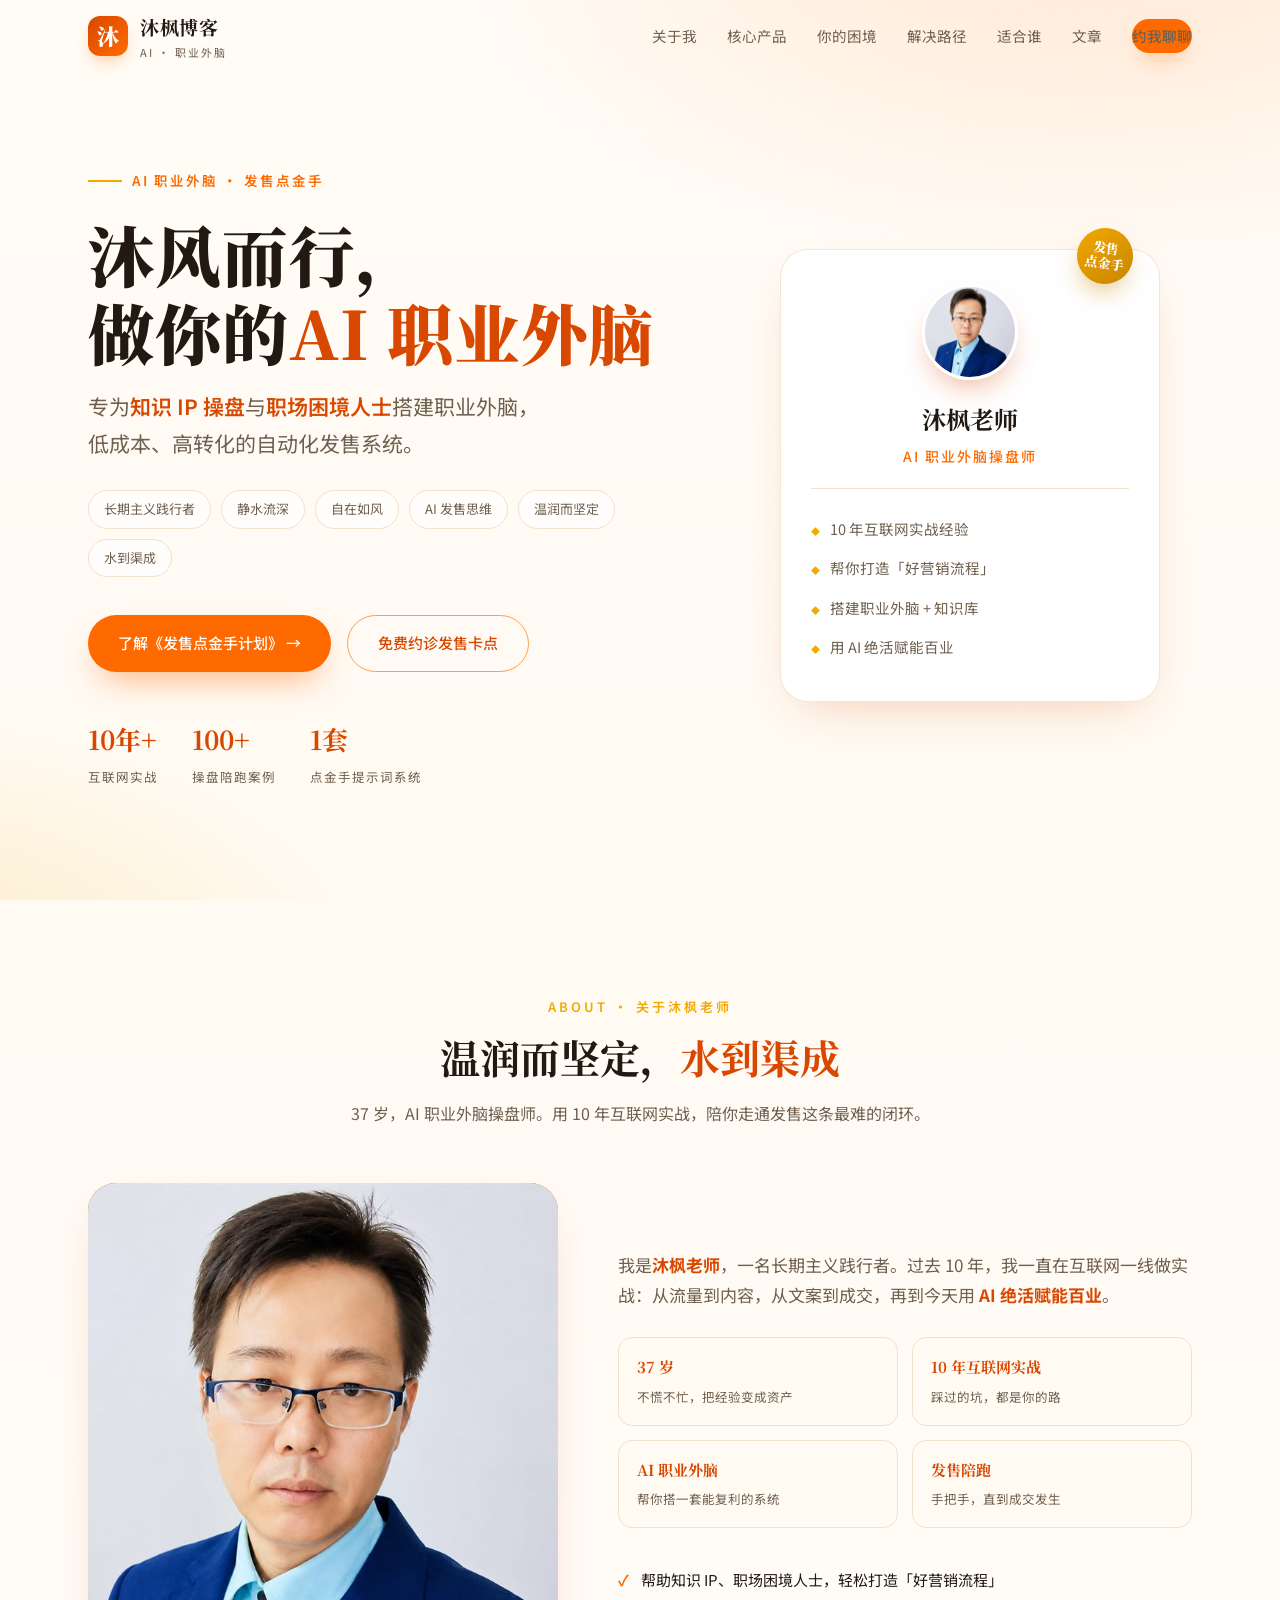
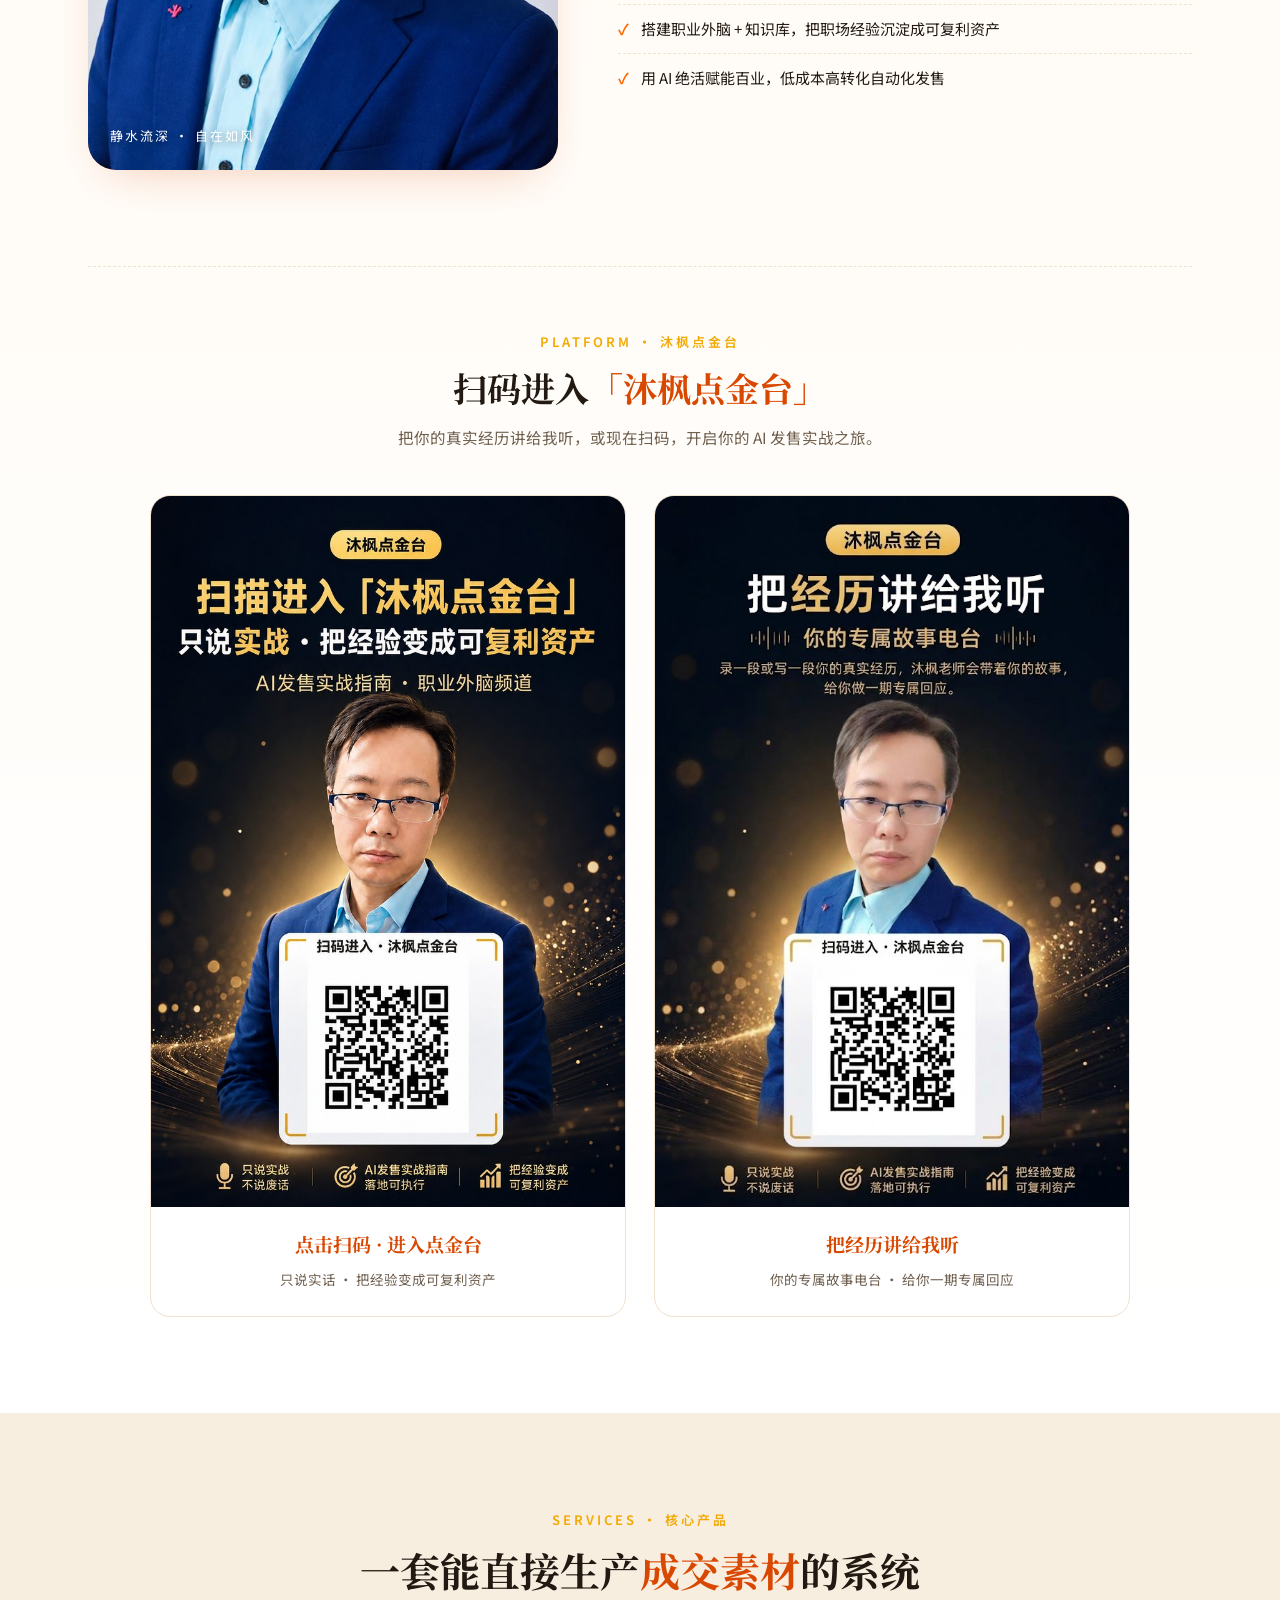
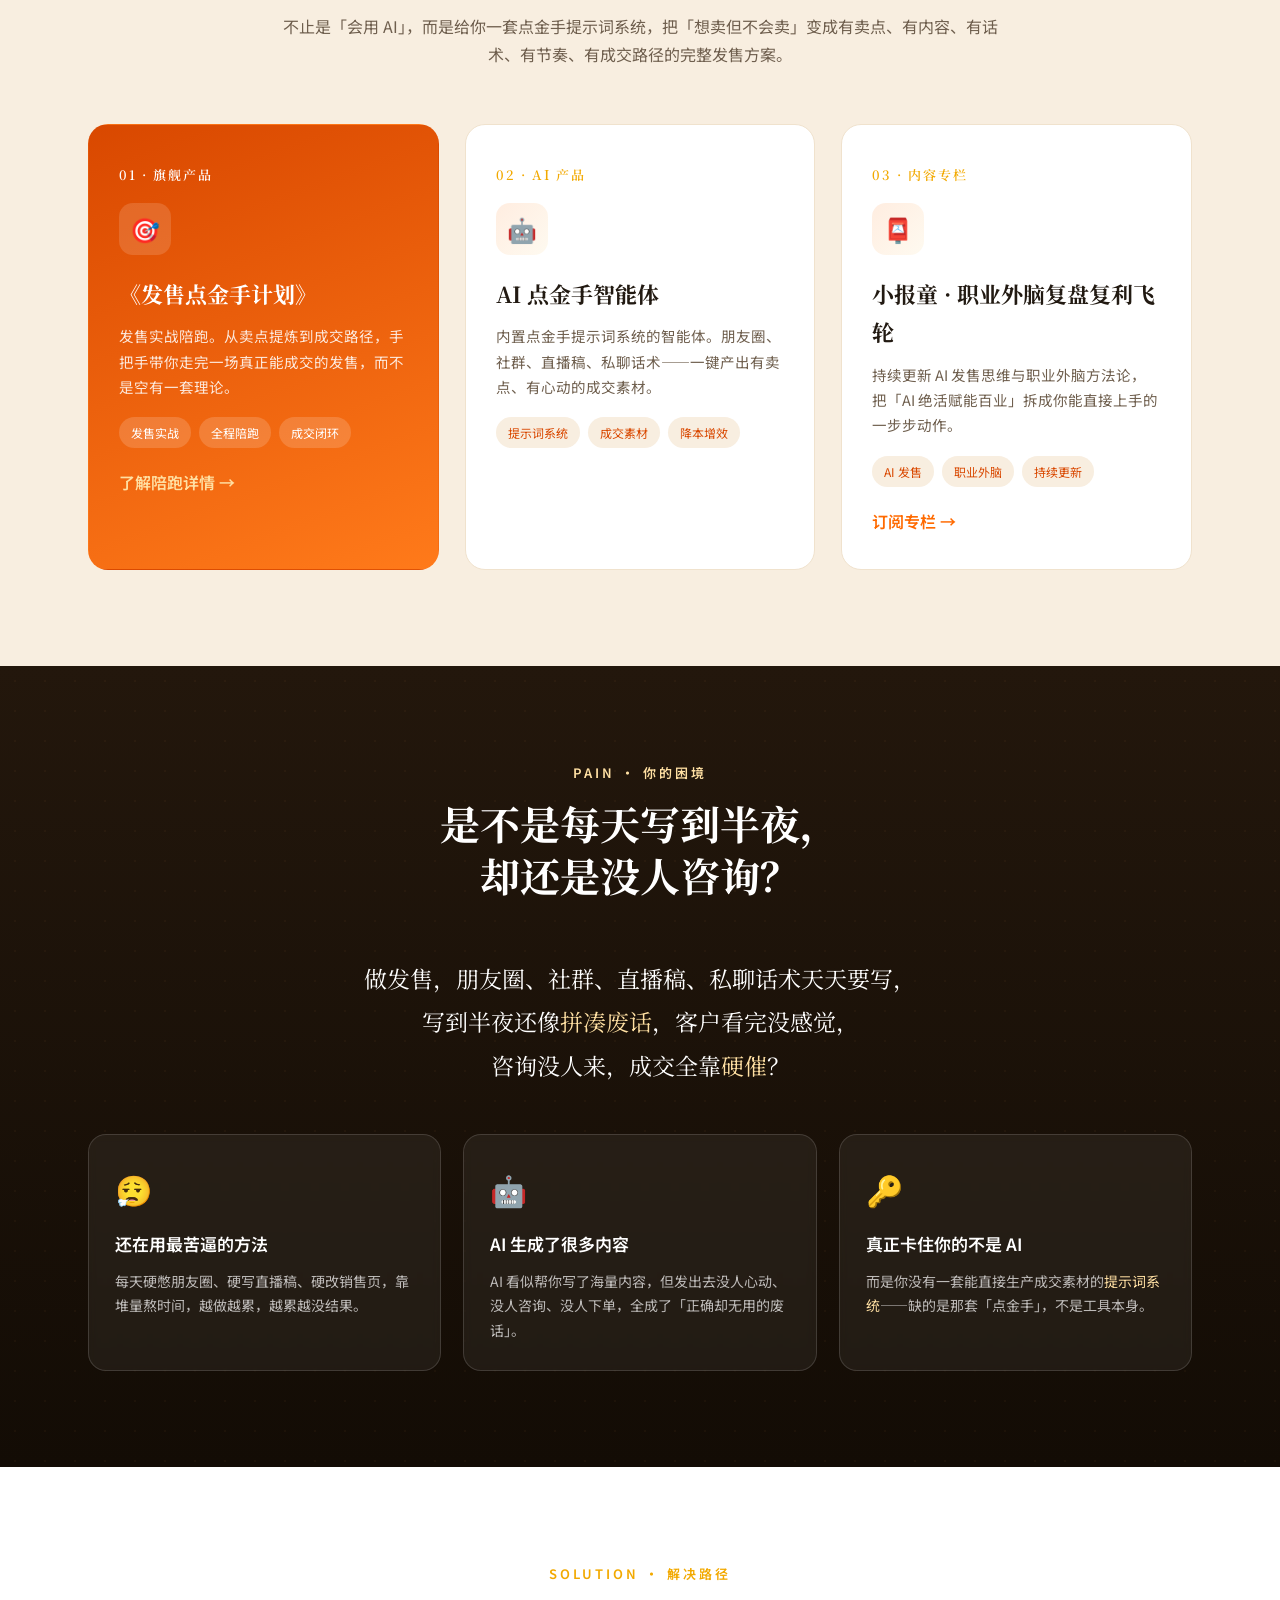
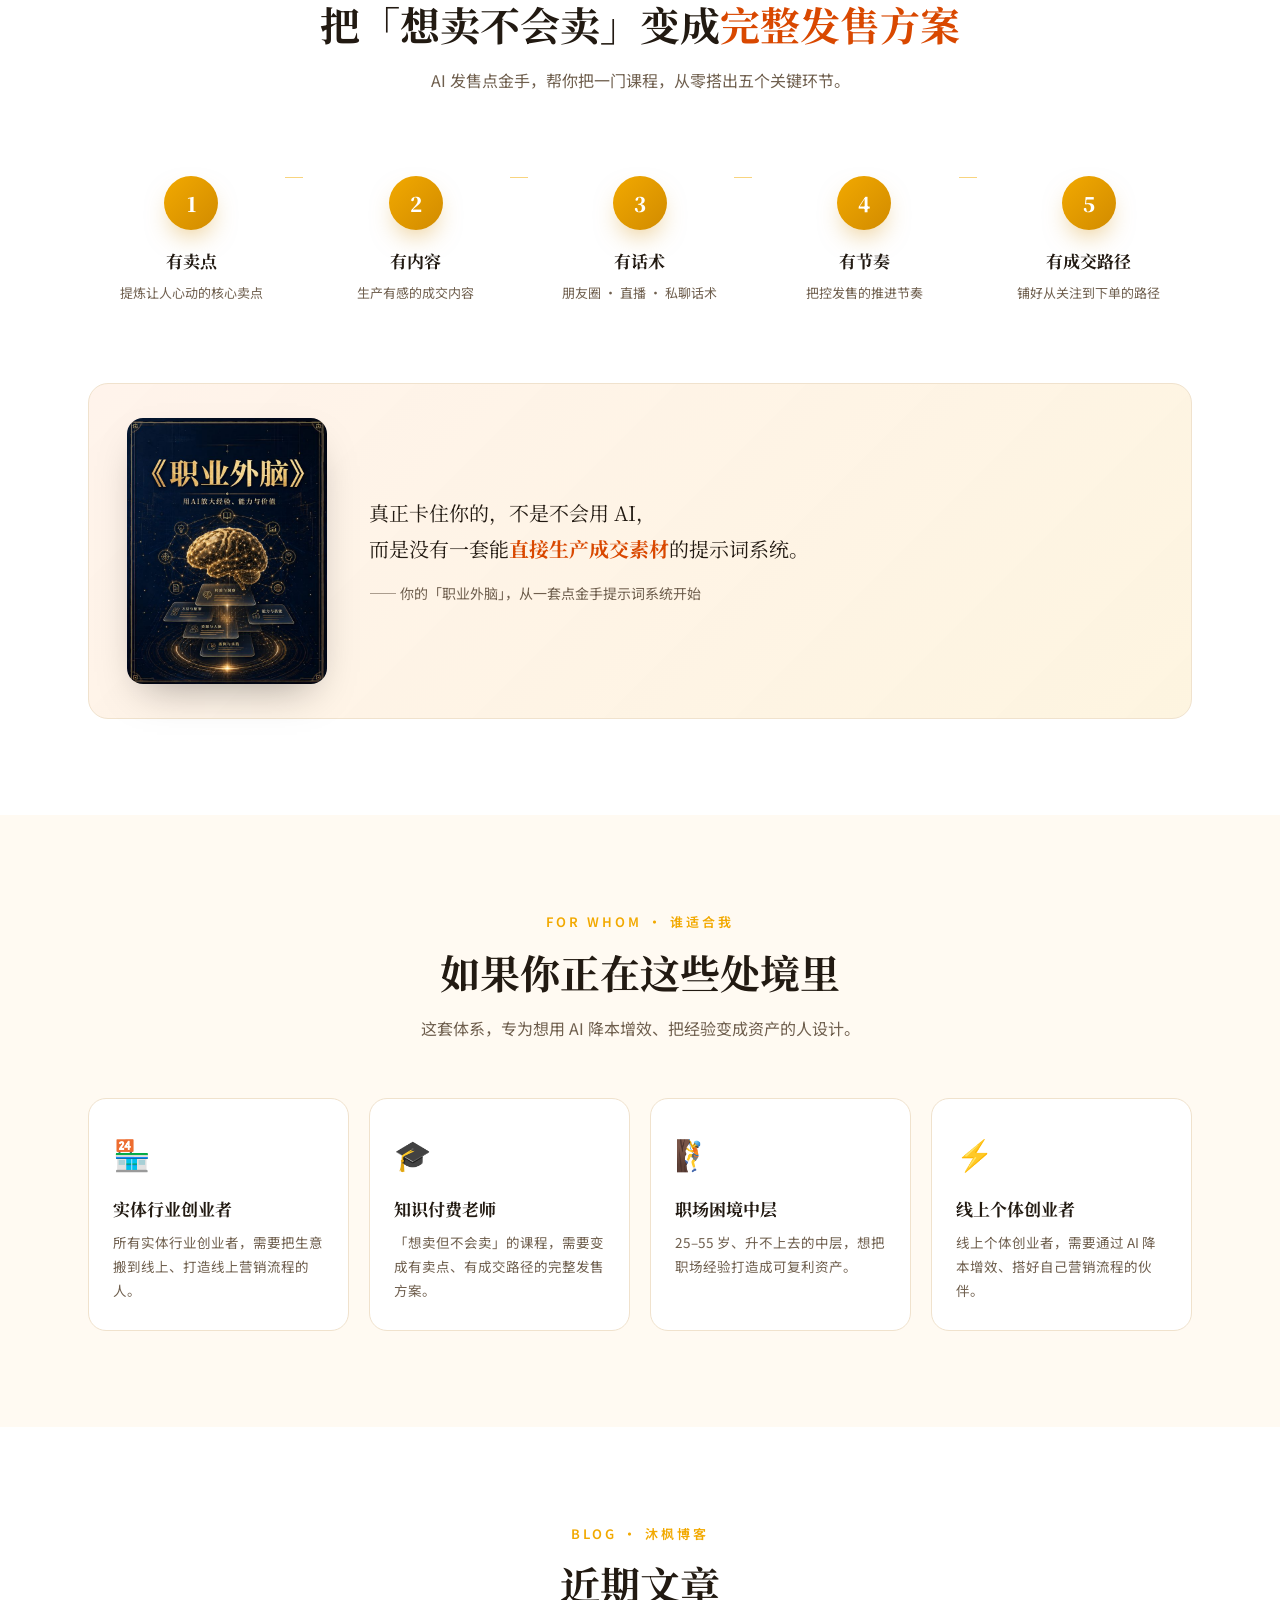
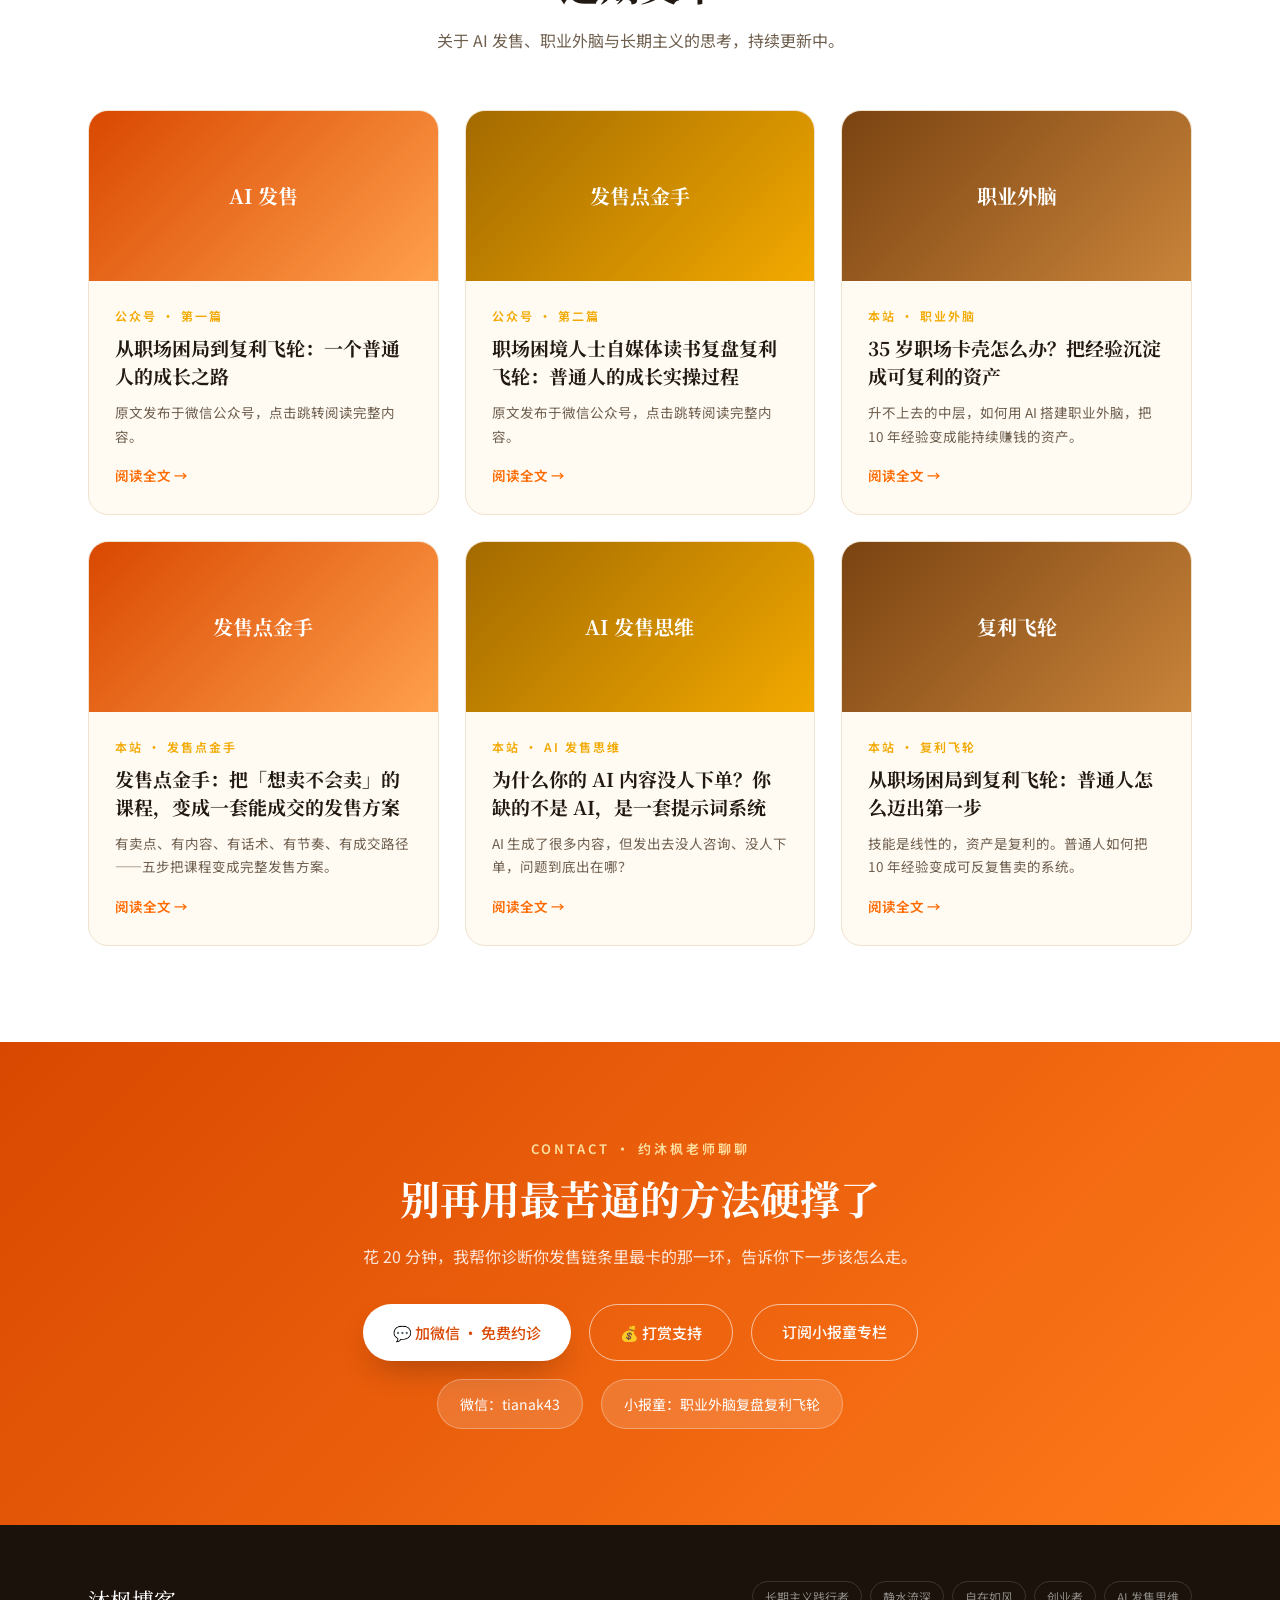
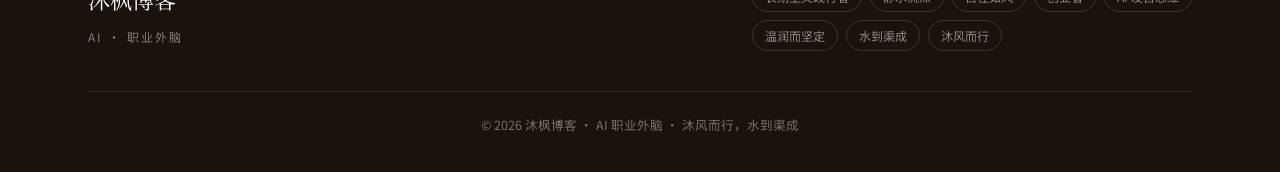
<file: index.html>
<!DOCTYPE html>
<html lang="zh-CN">
<head>
<meta charset="UTF-8">
<meta name="viewport" content="width=device-width, initial-scale=1.0">
<title>沐枫博客 · AI职业外脑</title>
<meta name="description" content="沐枫老师 — AI职业外脑操盘师。专为知识IP操盘、职场困境人士搭建职业外脑，低成本高转化自动化发售系统。《发售点金手计划》发售实战陪跑。">
<meta name="keywords" content="沐枫博客,沐枫老师,AI职业外脑,AI发售,发售点金手,知识IP,AI智能体,发售陪跑,知识付费,小报童">
<meta property="og:title" content="沐枫博客 · AI职业外脑">
<meta property="og:description" content="AI职业外脑操盘师 · 专为知识IP与职场困境人士搭建低成本高转化的自动化发售系统">
<meta property="og:type" content="website">
<meta property="og:locale" content="zh_CN">
<!-- 百度站长验证码：备案上线后，把 content 换成百度站长平台给你的值 -->
<meta name="baidu-site-verification" content="codeva-替换为你的验证码">
<link rel="canonical" href="https://tian1968532-code.github.io/mufeng-blog/">
<link rel="preconnect" href="https://fonts.googleapis.com">
<link rel="preconnect" href="https://fonts.gstatic.com" crossorigin>
<link href="https://fonts.googleapis.com/css2?family=Noto+Serif+SC:wght@500;600;700;900&family=Noto+Sans+SC:wght@300;400;500;700&display=swap" rel="stylesheet">
<link rel="stylesheet" href="style.css">
<script type="application/ld+json">
{
  "@context": "https://schema.org",
  "@type": "Person",
  "name": "沐枫老师",
  "alternateName": "沐枫 · AI职业外脑",
  "jobTitle": "AI职业外脑操盘师",
  "description": "专为知识IP操盘、职场困境人士搭建职业外脑，低成本高转化自动化发售系统。",
  "url": "https://tian1968532-code.github.io/mufeng-blog/",
  "knowsAbout": ["AI发售", "发售点金手", "知识付费", "职业外脑", "AI智能体", "小报童"]
}
</script>
</head>
<body>

<!-- 导航 -->
<header id="header">
  <div class="wrap nav">
    <a class="brand" href="index.html">
      <span class="brand-mark">沐</span>
      <span class="brand-name">沐枫博客<small>AI · 职业外脑</small></span>
    </a>
    <nav class="nav-links" id="navLinks">
      <a href="#about">关于我</a>
      <a href="#products">核心产品</a>
      <a href="#pain">你的困境</a>
      <a href="#solution">解决路径</a>
      <a href="#audience">适合谁</a>
      <a href="#posts">文章</a>
      <a href="#contact" class="nav-cta">约我聊聊</a>
    </nav>
    <div class="nav-burger" id="burger" onclick="document.getElementById('navLinks').classList.toggle('open')">
      <span></span><span></span><span></span>
    </div>
  </div>
</header>

<!-- Hero -->
<section class="hero" id="top">
  <div class="wrap hero-grid">
    <div class="hero-text">
      <span class="hero-eyebrow">AI 职业外脑 · 发售点金手</span>
      <h1>沐风而行，<br>做你的<span class="name">AI 职业外脑</span></h1>
      <p class="sub">专为<b>知识 IP 操盘</b>与<b>职场困境人士</b>搭建职业外脑，<br>低成本、高转化的自动化发售系统。</p>
      <div class="hero-tags">
        <span>长期主义践行者</span><span>静水流深</span><span>自在如风</span>
        <span>AI 发售思维</span><span>温润而坚定</span><span>水到渠成</span>
      </div>
      <div class="hero-actions">
        <a href="#products" class="btn btn-primary">了解《发售点金手计划》 →</a>
        <a href="#contact" class="btn btn-ghost">免费约诊发售卡点</a>
      </div>
      <div class="hero-meta">
        <div class="m"><b>10年+</b><span>互联网实战</span></div>
        <div class="m"><b>100+</b><span>操盘陪跑案例</span></div>
        <div class="m"><b>1套</b><span>点金手提示词系统</span></div>
      </div>
    </div>
    <div class="hero-visual">
      <div class="hero-card">
        <span class="seal">发售<br>点金手</span>
        <img class="avatar" src="assets/avatar.jpg" alt="沐枫老师">
        <h3>沐枫老师</h3>
        <div class="role">AI 职业外脑操盘师</div>
        <div class="divider"></div>
        <ul>
          <li>10 年互联网实战经验</li>
          <li>帮你打造「好营销流程」</li>
          <li>搭建职业外脑 + 知识库</li>
          <li>用 AI 绝活赋能百业</li>
        </ul>
      </div>
    </div>
  </div>
</section>

<!-- 关于我 -->
<section class="about" id="about">
  <div class="wrap">
    <div class="sec-head reveal">
      <div class="sec-kicker">ABOUT · 关于沐枫老师</div>
      <h2 class="sec-title">温润而坚定，<em>水到渠成</em></h2>
      <p class="sec-desc">37 岁，AI 职业外脑操盘师。用 10 年互联网实战，陪你走通发售这条最难的闭环。</p>
    </div>
    <div class="about-grid">
      <div class="about-photo reveal">
        <img src="assets/avatar.jpg" alt="沐枫老师">
        <span class="caption">静水流深 · 自在如风</span>
      </div>
      <div class="about-body reveal">
        <p class="intro">我是<b>沐枫老师</b>，一名长期主义践行者。过去 10 年，我一直在互联网一线做实战：从流量到内容，从文案到成交，再到今天用 <b>AI 绝活赋能百业</b>。</p>
        <div class="about-facts">
          <div class="fact"><b>37 岁</b><span>不慌不忙，把经验变成资产</span></div>
          <div class="fact"><b>10 年互联网实战</b><span>踩过的坑，都是你的路</span></div>
          <div class="fact"><b>AI 职业外脑</b><span>帮你搭一套能复利的系统</span></div>
          <div class="fact"><b>发售陪跑</b><span>手把手，直到成交发生</span></div>
        </div>
        <ul class="about-points">
          <li><span class="tick">✓</span>帮助知识 IP、职场困境人士，轻松打造「好营销流程」</li>
          <li><span class="tick">✓</span>搭建职业外脑 + 知识库，把职场经验沉淀成可复利资产</li>
          <li><span class="tick">✓</span>用 AI 绝活赋能百业，低成本高转化自动化发售</li>
        </ul>
      </div>
    </div>

    <!-- 沐枫点金台 · 入口 -->
    <div class="plataforma reveal">
      <div class="plataforma-head">
        <div class="sec-kicker">PLATFORM · 沐枫点金台</div>
        <h3 class="plataforma-title">扫码进入<em>「沐枫点金台」</em></h3>
        <p class="plataforma-desc">把你的真实经历讲给我听，或现在扫码，开启你的 AI 发售实战之旅。</p>
      </div>
      <div class="plataforma-grid">
        <a class="plataforma-card" href="#contact">
          <div class="plataforma-img">
            <img src="assets/dianjintai-enter.jpg" alt="扫码进入沐枫点金台" loading="lazy">
          </div>
          <div class="plataforma-meta">
            <b>点击扫码 · 进入点金台</b>
            <span>只说实话 · 把经验变成可复利资产</span>
          </div>
        </a>
        <a class="plataforma-card" href="#contact">
          <div class="plataforma-img">
            <img src="assets/dianjintai-story.jpg" alt="把你的经历讲给我听" loading="lazy">
          </div>
          <div class="plataforma-meta">
            <b>把经历讲给我听</b>
            <span>你的专属故事电台 · 给你一期专属回应</span>
          </div>
        </a>
      </div>
    </div>
  </div>
</section>

<!-- 核心产品 -->
<section class="products" id="products">
  <div class="wrap">
    <div class="sec-head reveal">
      <div class="sec-kicker">SERVICES · 核心产品</div>
      <h2 class="sec-title">一套能直接生产<em>成交素材</em>的系统</h2>
      <p class="sec-desc">不止是「会用 AI」，而是给你一套点金手提示词系统，把「想卖但不会卖」变成有卖点、有内容、有话术、有节奏、有成交路径的完整发售方案。</p>
    </div>
    <div class="cards">
      <div class="card featured reveal">
        <span class="num">01 · 旗舰产品</span>
        <div class="icon">🎯</div>
        <h3>《发售点金手计划》</h3>
        <p>发售实战陪跑。从卖点提炼到成交路径，手把手带你走完一场真正能成交的发售，而不是空有一套理论。</p>
        <div class="tag-row"><span>发售实战</span><span>全程陪跑</span><span>成交闭环</span></div>
        <a href="#contact" class="btn-line">了解陪跑详情 →</a>
      </div>
      <div class="card reveal">
        <span class="num">02 · AI 产品</span>
        <div class="icon">🤖</div>
        <h3>AI 点金手智能体</h3>
        <p>内置点金手提示词系统的智能体。朋友圈、社群、直播稿、私聊话术——一键产出有卖点、有心动的成交素材。</p>
        <div class="tag-row"><span>提示词系统</span><span>成交素材</span><span>降本增效</span></div>
      </div>
      <div class="card reveal">
        <span class="num">03 · 内容专栏</span>
        <div class="icon">📮</div>
        <h3>小报童 · 职业外脑复盘复利飞轮</h3>
        <p>持续更新 AI 发售思维与职业外脑方法论，把「AI 绝活赋能百业」拆成你能直接上手的一步步动作。</p>
        <div class="tag-row"><span>AI 发售</span><span>职业外脑</span><span>持续更新</span></div>
        <a href="https://xiaobot.net/p/1968532?refer=0e32756f-9536-4839-a35a-4283cbd5a959" target="_blank" rel="noopener" class="btn-line" style="color:var(--brand);font-weight:600;margin-top:20px;display:inline-flex;align-items:center;gap:6px;">订阅专栏 →</a>
      </div>
    </div>
  </div>
</section>

<!-- 痛点 -->
<section class="pain" id="pain">
  <div class="wrap">
    <div class="sec-head reveal">
      <div class="sec-kicker">PAIN · 你的困境</div>
      <h2 class="sec-title">是不是每天写到半夜，<br>却还是没人咨询？</h2>
    </div>
    <div class="pain-quote reveal">
      做发售，朋友圈、社群、直播稿、私聊话术天天要写，<br>写到半夜还像<em>拼凑废话</em>，客户看完没感觉，<br>咨询没人来，成交全靠<em>硬催</em>？
    </div>
    <div class="pain-grid">
      <div class="pain-card reveal">
        <div class="ph">😮‍💨</div>
        <h4>还在用最苦逼的方法</h4>
        <p>每天硬憋朋友圈、硬写直播稿、硬改销售页，靠堆量熬时间，越做越累，越累越没结果。</p>
      </div>
      <div class="pain-card reveal">
        <div class="ph">🤖</div>
        <h4>AI 生成了很多内容</h4>
        <p>AI 看似帮你写了海量内容，但发出去没人心动、没人咨询、没人下单，全成了「正确却无用的废话」。</p>
      </div>
      <div class="pain-card reveal">
        <div class="ph">🔑</div>
        <h4>真正卡住你的不是 AI</h4>
        <p>而是你没有一套能直接生产成交素材的<em>提示词系统</em>——缺的是那套「点金手」，不是工具本身。</p>
      </div>
    </div>
  </div>
</section>

<!-- 解决路径 -->
<section class="solution" id="solution">
  <div class="wrap">
    <div class="sec-head reveal">
      <div class="sec-kicker">SOLUTION · 解决路径</div>
      <h2 class="sec-title">把「想卖不会卖」变成<em>完整发售方案</em></h2>
      <p class="sec-desc">AI 发售点金手，帮你把一门课程，从零搭出五个关键环节。</p>
    </div>
    <div class="steps">
      <div class="step reveal"><div class="dot">1</div><h4>有卖点</h4><p>提炼让人心动的核心卖点</p></div>
      <div class="step reveal"><div class="dot">2</div><h4>有内容</h4><p>生产有感的成交内容</p></div>
      <div class="step reveal"><div class="dot">3</div><h4>有话术</h4><p>朋友圈 · 直播 · 私聊话术</p></div>
      <div class="step reveal"><div class="dot">4</div><h4>有节奏</h4><p>把控发售的推进节奏</p></div>
      <div class="step reveal"><div class="dot">5</div><h4>有成交路径</h4><p>铺好从关注到下单的路径</p></div>
    </div>
    <div class="solution-banner reveal">
      <img src="assets/waonao.jpg" alt="职业外脑" class="sb-img">
      <div class="sb-text">
        <p>真正卡住你的，不是不会用 AI，<br>而是没有一套能<b>直接生产成交素材</b>的提示词系统。</p>
        <span class="sb-tag">—— 你的「职业外脑」，从一套点金手提示词系统开始</span>
      </div>
    </div>
  </div>
</section>

<!-- 目标用户 -->
<section class="audience" id="audience">
  <div class="wrap">
    <div class="sec-head reveal">
      <div class="sec-kicker">FOR WHOM · 谁适合我</div>
      <h2 class="sec-title">如果你正在这些处境里</h2>
      <p class="sec-desc">这套体系，专为想用 AI 降本增效、把经验变成资产的人设计。</p>
    </div>
    <div class="aud-grid">
      <div class="aud reveal">
        <div class="emoji">🏪</div>
        <h4>实体行业创业者</h4>
        <p>所有实体行业创业者，需要把生意搬到线上、打造线上营销流程的人。</p>
      </div>
      <div class="aud reveal">
        <div class="emoji">🎓</div>
        <h4>知识付费老师</h4>
        <p>「想卖但不会卖」的课程，需要变成有卖点、有成交路径的完整发售方案。</p>
      </div>
      <div class="aud reveal">
        <div class="emoji">🧗</div>
        <h4>职场困境中层</h4>
        <p>25–55 岁、升不上去的中层，想把职场经验打造成可复利资产。</p>
      </div>
      <div class="aud reveal">
        <div class="emoji">⚡</div>
        <h4>线上个体创业者</h4>
        <p>线上个体创业者，需要通过 AI 降本增效、搭好自己营销流程的伙伴。</p>
      </div>
    </div>
  </div>
</section>

<!-- 文章 -->
<section class="posts" id="posts">
  <div class="wrap">
    <div class="sec-head reveal">
      <div class="sec-kicker">BLOG · 沐枫博客</div>
      <h2 class="sec-title">近期文章</h2>
      <p class="sec-desc">关于 AI 发售、职业外脑与长期主义的思考，持续更新中。</p>
    </div>
    <div class="post-grid">
      <a class="post reveal" href="https://mp.weixin.qq.com/s/91KeBuyKSpL8HPCSSfm9bg" target="_blank" rel="noopener">
        <div class="thumb t1">AI 发售</div>
        <div class="body">
          <span class="cat">公众号 · 第一篇</span>
          <h4>从职场困局到复利飞轮：一个普通人的成长之路</h4>
          <p>原文发布于微信公众号，点击跳转阅读完整内容。</p>
          <span class="more">阅读全文 →</span>
        </div>
      </a>
      <a class="post reveal" href="https://mp.weixin.qq.com/s/O3Hm-zop1naB8JF4Yb3E1g" target="_blank" rel="noopener">
        <div class="thumb t2">发售点金手</div>
        <div class="body">
          <span class="cat">公众号 · 第二篇</span>
          <h4>职场困境人士自媒体读书复盘复利飞轮：普通人的成长实操过程</h4>
          <p>原文发布于微信公众号，点击跳转阅读完整内容。</p>
          <span class="more">阅读全文 →</span>
        </div>
      </a>
      <a class="post reveal" href="article.html?id=demo">
        <div class="thumb t3">职业外脑</div>
        <div class="body">
          <span class="cat">本站 · 职业外脑</span>
          <h4>35 岁职场卡壳怎么办？把经验沉淀成可复利的资产</h4>
          <p>升不上去的中层，如何用 AI 搭建职业外脑，把 10 年经验变成能持续赚钱的资产。</p>
          <span class="more">阅读全文 →</span>
        </div>
      </a>
      <a class="post reveal" href="article.html?id=dianjinshou">
        <div class="thumb t1">发售点金手</div>
        <div class="body">
          <span class="cat">本站 · 发售点金手</span>
          <h4>发售点金手：把「想卖不会卖」的课程，变成一套能成交的发售方案</h4>
          <p>有卖点、有内容、有话术、有节奏、有成交路径——五步把课程变成完整发售方案。</p>
          <span class="more">阅读全文 →</span>
        </div>
      </a>
      <a class="post reveal" href="article.html?id=tishici">
        <div class="thumb t2">AI 发售思维</div>
        <div class="body">
          <span class="cat">本站 · AI 发售思维</span>
          <h4>为什么你的 AI 内容没人下单？你缺的不是 AI，是一套提示词系统</h4>
          <p>AI 生成了很多内容，但发出去没人咨询、没人下单，问题到底出在哪？</p>
          <span class="more">阅读全文 →</span>
        </div>
      </a>
      <a class="post reveal" href="article.html?id=fulifeilun">
        <div class="thumb t3">复利飞轮</div>
        <div class="body">
          <span class="cat">本站 · 复利飞轮</span>
          <h4>从职场困局到复利飞轮：普通人怎么迈出第一步</h4>
          <p>技能是线性的，资产是复利的。普通人如何把 10 年经验变成可反复售卖的系统。</p>
          <span class="more">阅读全文 →</span>
        </div>
      </a>
    </div>
  </div>
</section>

<!-- CTA -->
<section class="cta" id="contact">
  <div class="wrap">
    <div class="reveal">
      <div class="sec-kicker" style="color:var(--gold-soft)">CONTACT · 约沐枫老师聊聊</div>
      <h2 class="sec-title">别再用最苦逼的方法硬撑了</h2>
      <p>花 20 分钟，我帮你诊断你发售链条里最卡的那一环，告诉你下一步该怎么走。</p>
      <div class="cta-links">
        <button class="btn btn-primary" onclick="openModal('wxModal')">💬 加微信 · 免费约诊</button>
        <button class="btn btn-ghost" onclick="openModal('tipModal')">💰 打赏支持</button>
        <a class="btn btn-ghost" href="https://xiaobot.net/p/1968532?refer=0e32756f-9536-4839-a35a-4283cbd5a959" target="_blank" rel="noopener">订阅小报童专栏</a>
      </div>
      <div class="cta-links" style="margin-top:18px">
        <span class="cta-chip">微信：tianak43</span>
        <span class="cta-chip">小报童：职业外脑复盘复利飞轮</span>
      </div>
    </div>
  </div>
</section>

<!-- 页脚 -->
<footer>
  <div class="wrap">
    <div class="foot-grid">
      <div class="foot-brand">沐枫博客<small>AI · 职业外脑</small></div>
      <div class="foot-tags">
        <span>长期主义践行者</span><span>静水流深</span><span>自在如风</span><span>创业者</span>
        <span>AI 发售思维</span><span>温润而坚定</span><span>水到渠成</span><span>沐风而行</span>
      </div>
    </div>
    <div class="foot-bottom">
      © 2026 沐枫博客 · AI 职业外脑 · 沐风而行，水到渠成
    </div>
  </div>
</footer>

<!-- 打赏 / 加微信 弹窗 -->
<div class="modal-overlay" id="tipModal">
  <div class="modal">
    <span class="close" onclick="closeModal('tipModal')">×</span>
    <h3>打赏支持沐枫老师</h3>
    <p>如果沐枫的内容对你有启发，欢迎打赏支持。</p>
    <img src="assets/tip-qr.jpg" alt="打赏收款码" style="display:block;margin:20px auto;max-height:280px;width:auto;border-radius:14px">
    <p style="font-size:12px;color:#c0b49d">长按 / 扫码识别二维码，感谢支持 🙏</p>
  </div>
</div>

<div class="modal-overlay" id="wxModal">
  <div class="modal">
    <span class="close" onclick="closeModal('wxModal')">×</span>
    <h3>加沐枫老师微信</h3>
    <p>免费约诊 · 发售卡点诊断 · 20 分钟聊清楚</p>
    <img src="assets/wechat-qr.jpg" alt="微信二维码" style="display:block;margin:20px auto;max-height:280px;width:auto;border-radius:14px">
    <div class="wx-id">tianak43</div>
    <button class="btn-copy" id="copyBtn" onclick="copyWx()">复制微信号</button>
  </div>
</div>

<script>
  const header = document.getElementById('header');
  const onScroll = () => header.classList.toggle('scrolled', window.scrollY > 20);
  window.addEventListener('scroll', onScroll, { passive: true });
  onScroll();

  document.querySelectorAll('.nav-links a').forEach(a => {
    a.addEventListener('click', () => document.getElementById('navLinks').classList.remove('open'));
  });

  const io = new IntersectionObserver((entries) => {
    entries.forEach(e => {
      if (e.isIntersecting) { e.target.classList.add('in'); io.unobserve(e.target); }
    });
  }, { threshold: 0.12 });
  document.querySelectorAll('.reveal').forEach(el => io.observe(el));

  // 打赏 / 加微信 弹窗
  function openModal(id) { document.getElementById(id).classList.add('open'); document.body.style.overflow = 'hidden'; }
  function closeModal(id) { document.getElementById(id).classList.remove('open'); document.body.style.overflow = ''; }
  document.querySelectorAll('.modal-overlay').forEach(ov => ov.addEventListener('click', e => { if (e.target === ov) closeModal(ov.id); }));
  function copyWx() {
    const btn = document.getElementById('copyBtn');
    const done = () => { btn.textContent = '已复制 ✓'; btn.classList.add('copied'); setTimeout(() => { btn.textContent = '复制微信号'; btn.classList.remove('copied'); }, 2000); };
    if (navigator.clipboard && navigator.clipboard.writeText) {
      navigator.clipboard.writeText('tianak43').then(done).catch(() => { btn.textContent = '请手动输入：tianak43'; });
    } else { btn.textContent = '请手动输入：tianak43'; }
  }
</script>

</body>
</html>
</file>
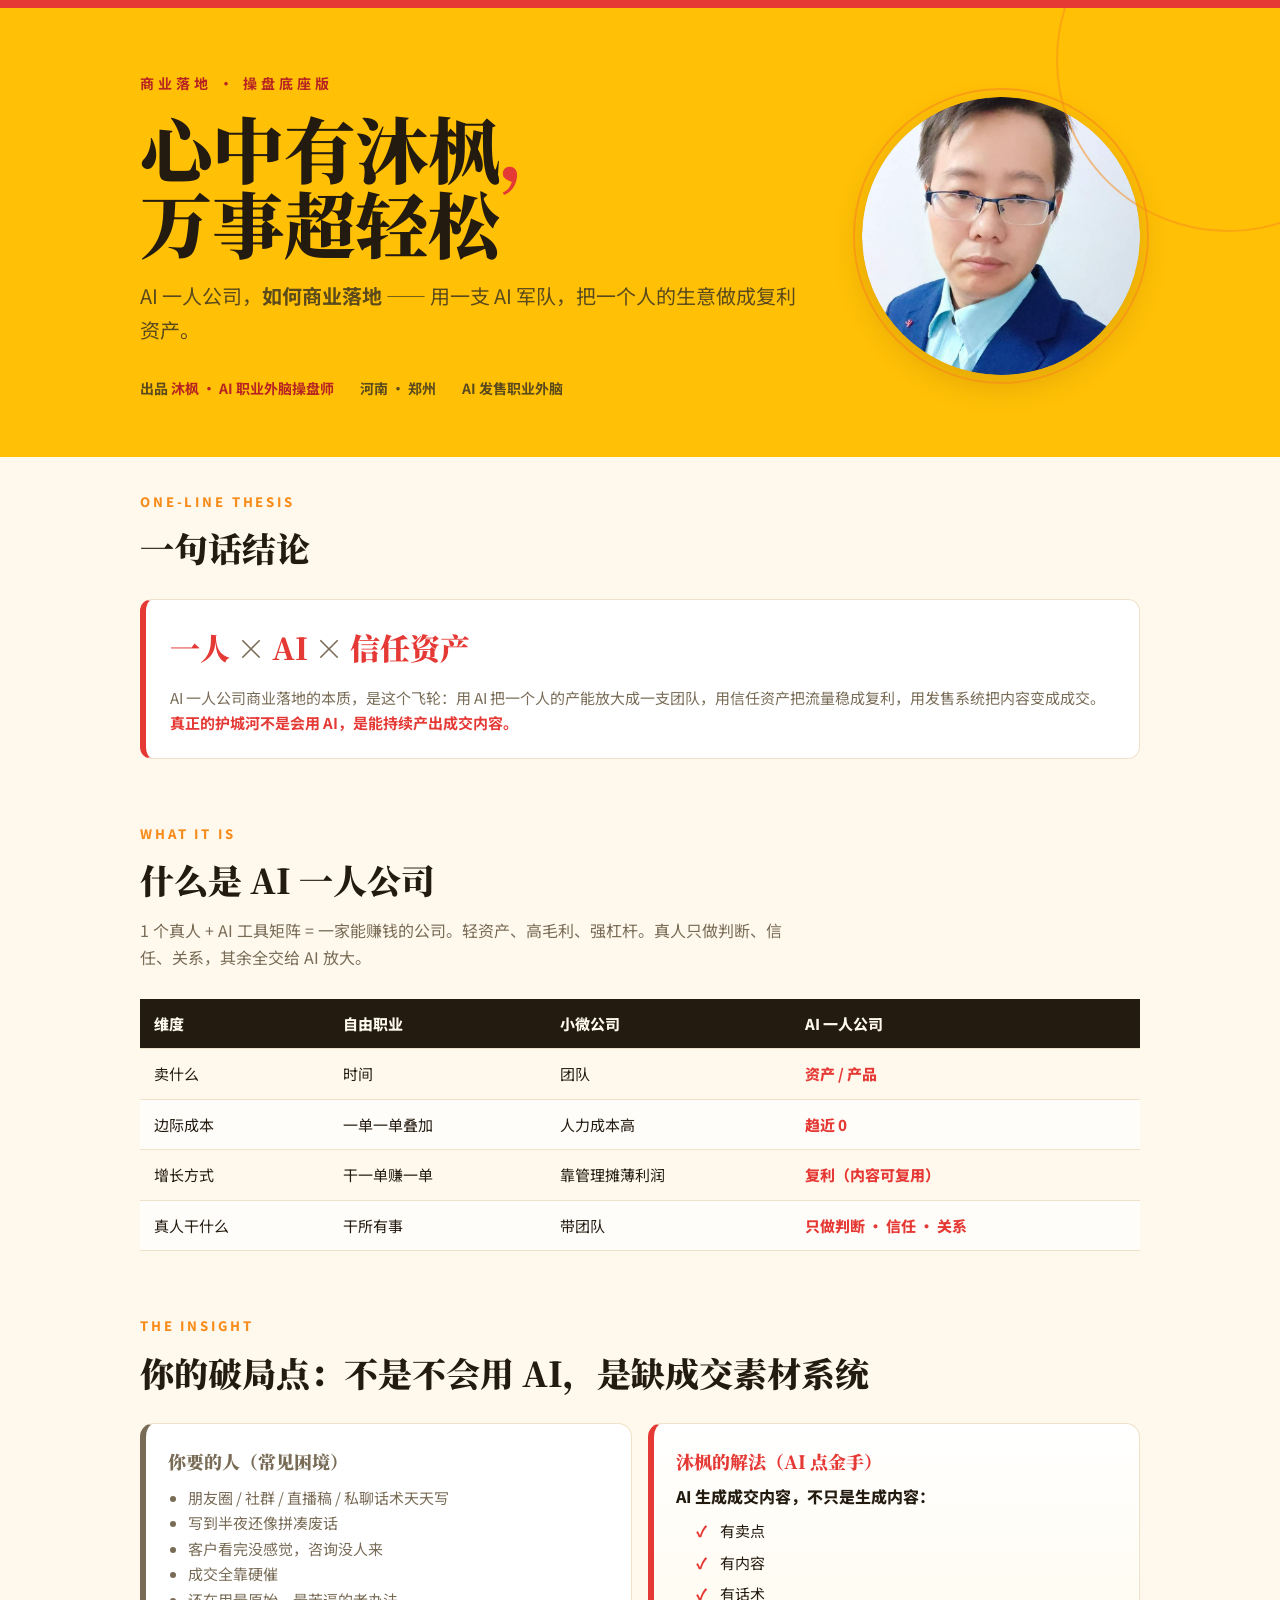
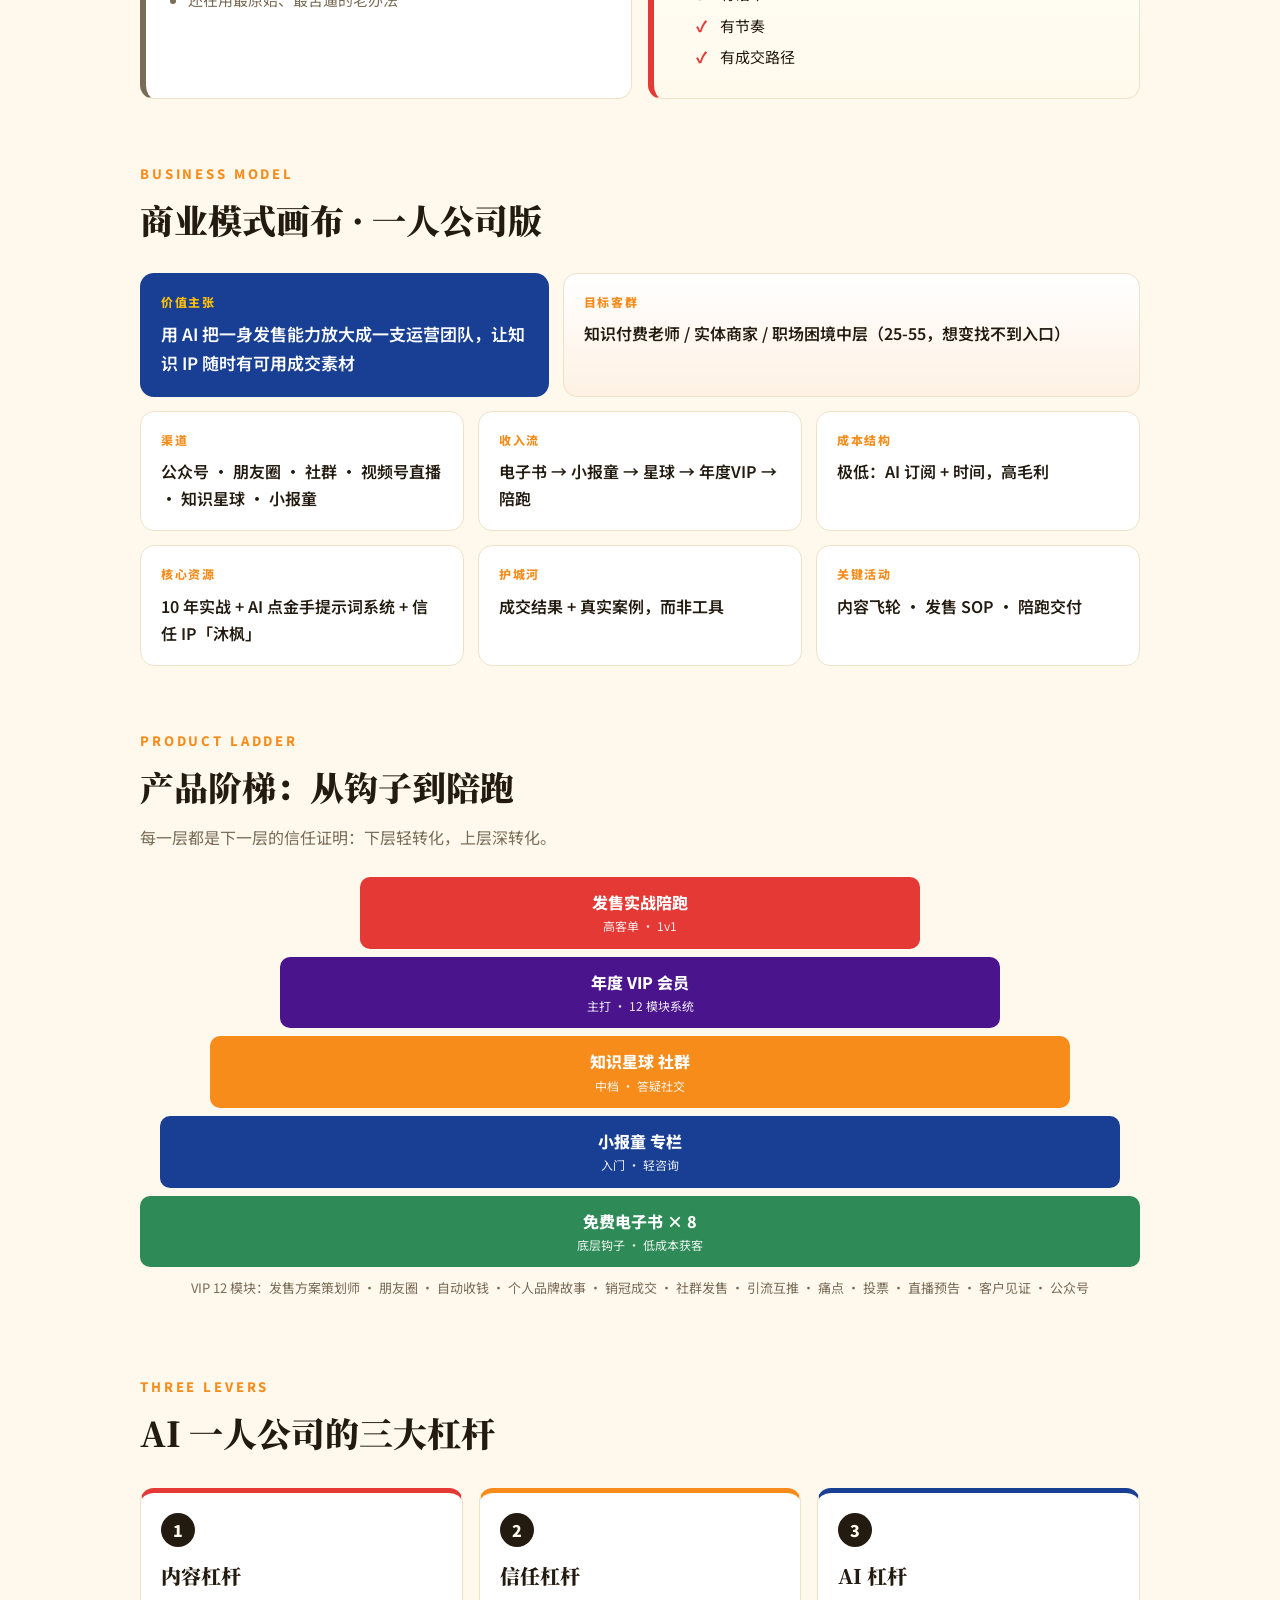
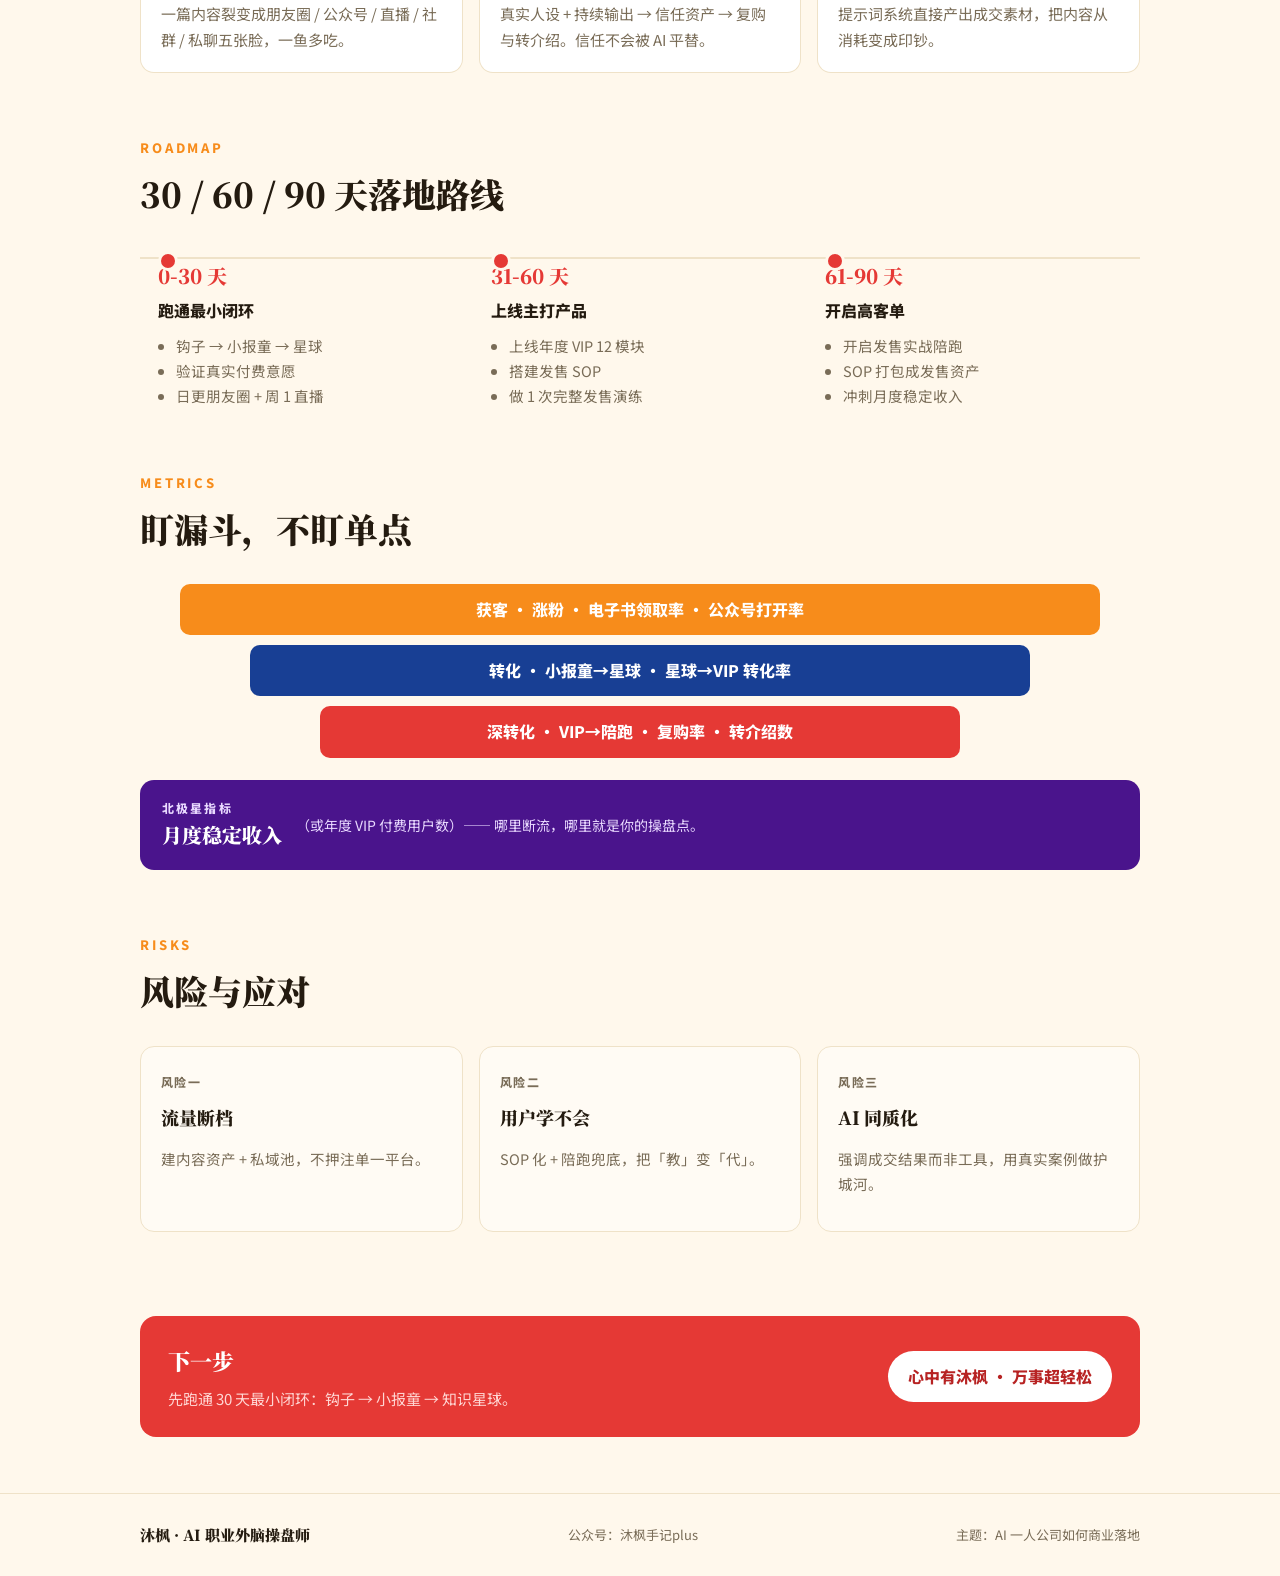
<file: ai-one-company.html>
<!doctype html>
<html lang="zh-CN">
<head>
<meta charset="utf-8">
<meta name="viewport" content="width=device-width, initial-scale=1">
<title>AI一人公司商业落地</title>
<meta name="description" content="沐枫 · AI职业外脑操盘师 — 一人 × AI × 信任资产的商业落地方案">
<link rel="preconnect" href="https://fonts.googleapis.com">
<link rel="preconnect" href="https://fonts.gstatic.com" crossorigin>
<link href="https://fonts.googleapis.com/css2?family=Noto+Sans+SC:wght@400;500;700;900&family=Noto+Serif+SC:wght@700;900&display=swap" rel="stylesheet">
<style>
  :root{
    --bg:#FFF8EC; --card:#FFFFFF; --line:#EFE2C8; --ink:#241B10; --ink2:#796C57;
    --brand:#E53935; --brand-dark:#B72323; --gold:#FFC006; --gold-deep:#E8A200;
    --orange:#F78C1B; --nav:#183F94; --pur:#4A148C; --ok:#2E8B57;
    --serif:"Noto Serif SC",serif; --sans:"Noto Sans SC",sans-serif;
    --wrap:1000px; --pad:28px;
  }
  @media (prefers-color-scheme: dark){
    :root:not([data-theme="light"]){
      --bg:#1B171E; --card:#27212B; --line:#3C3440; --ink:#F5EDE0; --ink2:#B3A794;
      --brand:#FF5A52; --brand-dark:#FF8A80; --gold:#FFC10A; --gold-deep:#FFB21A;
      --orange:#FF9D3C; --nav:#6E92E8; --pur:#B97CF0; --ok:#55C88A;
    }
  }
  :root[data-theme="dark"]{
    --bg:#1B171E; --card:#27212B; --line:#3C3440; --ink:#F5EDE0; --ink2:#B3A794;
    --brand:#FF5A52; --brand-dark:#FF8A80; --gold:#FFC10A; --gold-deep:#FFB21A;
    --orange:#FF9D3C; --nav:#6E92E8; --pur:#B97CF0; --ok:#55C88A;
  }

  *{box-sizing:border-box}
  html{scroll-behavior:smooth}
  body{margin:0;background:var(--bg);color:var(--ink);
    font-family:var(--sans);line-height:1.7;-webkit-font-smoothing:antialiased;}
  a{color:var(--nav);text-decoration:none}
  a:hover{text-decoration:underline}
  .wrap{max-width:var(--wrap);margin:0 auto;padding:0 var(--pad)}

  /* ---------- hero ---------- */
  .hero{background:var(--gold);color:var(--ink);position:relative;overflow:hidden;
    padding:64px var(--pad) 56px;border-top:8px solid var(--brand);}
  .hero:after{content:"";position:absolute;right:-120px;top:-120px;width:340px;height:340px;
    border-radius:50%;border:2px solid var(--orange);opacity:.5;pointer-events:none}
  .hero .inner{max-width:var(--wrap);margin:0 auto}
  .hero .eyebrow{font-size:14px;letter-spacing:.28em;font-weight:700;color:var(--brand-dark);
    text-transform:uppercase;margin-bottom:14px}
  .hero h1{font-family:var(--serif);font-weight:900;font-size:clamp(38px,7vw,72px);
    line-height:1.05;margin:0;text-wrap:balance}
  .hero h1 .c{color:var(--brand)}
  .hero .sub{margin-top:18px;max-width:60ch;font-size:clamp(16px,2.2vw,20px);color:#5B4A1C}
  .hero .meta{margin-top:30px;display:flex;flex-wrap:wrap;gap:12px 26px;align-items:center;
    font-size:14px;font-weight:700;color:#5B4A1C}
  .hero .meta b{color:var(--brand-dark)}
  .hero .inner{display:flex;align-items:center;gap:clamp(20px,4vw,46px)}
  .hero .left{flex:1 1 auto;min-width:0}
  .hero .port{flex:0 0 clamp(170px,28vw,278px);position:relative}
  .hero .port img{width:100%;height:auto;border-radius:50%;display:block;
    box-shadow:0 10px 30px rgba(90,50,0,.18)}
  .hero .port:after{content:"";position:absolute;inset:-9px;border-radius:50%;
    border:2px solid var(--orange);opacity:.65;pointer-events:none}
  @media (max-width:720px){
    .hero .inner{flex-direction:column;align-items:flex-start}
    .hero .port{order:-1;width:150px}
  }

  /* ---------- section ---------- */
  section{padding:44px var(--pad);}
  section .inner{max-width:var(--wrap);margin:0 auto}
  .kicker{font-size:13px;letter-spacing:.22em;text-transform:uppercase;color:var(--orange);
    font-weight:800;margin-bottom:6px}
  h2{font-family:var(--serif);font-weight:900;font-size:clamp(24px,3.4vw,34px);
    margin:0 0 8px;text-wrap:balance;color:var(--ink)}
  .lead{color:var(--ink2);max-width:72ch;font-size:16px;margin:0 0 8px}
  .rule{height:2px;width:56px;background:linear-gradient(90deg,var(--brand),var(--orange));
    border:0;margin:0}

  /* callout formula */
  .formula{margin-top:22px;background:var(--card);border:1px solid var(--line);
    border-left:6px solid var(--brand);border-radius:12px;padding:22px 24px}
  .formula .f{font-family:var(--serif);font-weight:900;font-size:clamp(20px,3vw,30px);
    color:var(--ink)}
  .formula .f em{font-style:normal;color:var(--brand)}
  .formula .f .mul{padding:0 6px;color:var(--ink2)}
  .formula p{margin:12px 0 0;color:var(--ink2);font-size:15px}
  .bold{color:var(--brand);font-weight:700}

  /* table */
  .tbl{width:100%;border-collapse:collapse;margin-top:20px;font-size:15px;
    font-variant-numeric:tabular-nums}
  .tbl th,.tbl td{padding:12px 14px;text-align:left;border-bottom:1px solid var(--line)}
  .tbl thead th{background:var(--ink);color:var(--bg);font-weight:800}
  tbody tr:nth-child(even){background:color-mix(in srgb,var(--card) 70%,var(--bg))}
  .tbl .hi{color:var(--brand);font-weight:800}
  .tbl .dim{color:var(--ink2);font-size:13px;display:block}
  .scroll{overflow-x:auto}

  /* two col pain/sol */
  .duo{display:grid;grid-template-columns:1fr 1fr;gap:16px;margin-top:22px}
  .card{background:var(--card);border:1px solid var(--line);border-radius:14px;padding:22px}
  .card.pain{border-left:6px solid var(--ink2)}
  .card.sol{border-left:6px solid var(--brand);background:
    linear-gradient(0deg,color-mix(in srgb,var(--gold) 8%,var(--card)),var(--card))}
  .card h3{margin:0 0 6px;font-size:18px;font-family:var(--serif);font-weight:900}
  .card.pain h3{color:var(--ink2)}
  .card.sol h3{color:var(--brand)}
  .card ul{margin:8px 0 0;padding-left:20px;color:var(--ink2);font-size:15px}
  .card.sol ul{color:var(--ink)}
  .card.tick li{list-style:none;position:relative;padding-left:24px;margin:6px 0}
  .card.tick li:before{content:"✓";position:absolute;left:0;color:var(--brand);font-weight:900}

  /* business grid */
  .biz{display:grid;grid-template-columns:repeat(12,1fr);gap:14px;margin-top:24px}
  .biz .b{background:var(--card);border:1px solid var(--line);border-radius:14px;padding:18px 20px}
  .biz .b .k{font-size:12px;letter-spacing:.14em;font-weight:800;color:var(--orange);
    text-transform:uppercase;margin-bottom:8px}
  .biz .b .v{font-size:16px;font-weight:600;color:var(--ink)}
  .biz .span5{grid-column:span 5}.biz .span7{grid-column:span 7}.biz .span4{grid-column:span 4}
  .biz .span12{grid-column:span 12}
  .biz .big{background:var(--nav);color:#fff;border-color:transparent}
  .biz .big .k{color:var(--gold)}.biz .big .v{color:#fff;font-size:17px}
  .biz .tint{background:linear-gradient(0deg,color-mix(in srgb,var(--orange) 12%,var(--card)),var(--card))}

  /* ladder */
  .ladder{margin-top:26px;display:flex;flex-direction:column;align-items:center;gap:8px}
  .tier{border-radius:10px;color:#fff;padding:12px 10px;text-align:center;min-width:150px;}
  .tier .t{font-weight:800;font-size:16px}
  .tier .s{font-size:12px;opacity:.9}
  .tier.t1{background:var(--brand);width:56%}
  .tier.t2{background:var(--pur);width:72%}
  .tier.t3{background:var(--orange);width:86%}
  .tier.t4{background:var(--nav);width:96%}
  .tier.t5{background:var(--ok);width:100%}
  .note{font-size:13px;color:var(--ink2);text-align:center;margin-top:10px}

  /* 3 cards */
  .trio{display:grid;grid-template-columns:repeat(3,1fr);gap:16px;margin-top:26px}
  .lev{background:var(--card);border:1px solid var(--line);border-radius:14px;padding:20px;
    border-top:5px solid var(--brand)}
  .lev .n{width:34px;height:34px;border-radius:50%;background:var(--ink);color:var(--bg);
    font-weight:900;display:grid;place-items:center;margin-bottom:12px}
  .lev h3{margin:0 0 8px;font-family:var(--serif);font-weight:900;font-size:20px}
  .lev p{margin:0;color:var(--ink2);font-size:15px}

  /* timeline */
  .tl{display:grid;grid-template-columns:repeat(3,1fr);gap:0;margin-top:26px;position:relative}
  .tl .ph{padding:0 18px;position:relative}
  .tl .ph:before{content:"";position:absolute;top:8px;left:0;right:0;height:2px;background:var(--line)}
  .tl .ph:after{content:"";position:absolute;top:2px;left:18px;width:14px;height:14px;border-radius:50%;
    background:var(--brand);border:3px solid var(--bg)}
  .tl .tag{display:inline-block;font-family:var(--serif);font-weight:900;font-size:20px;
    color:var(--brand);margin:10px 0 4px}
  .tl .tt{font-weight:800;margin-bottom:10px}
  .tl ul{margin:0;padding-left:18px;color:var(--ink2);font-size:14.5px}

  /* funnel */
  .funnel{margin-top:26px;display:flex;flex-direction:column;align-items:center;gap:10px}
  .fn{border-radius:10px;color:#fff;padding:12px 14px;text-align:center;font-weight:800}
  .f1{background:var(--orange);width:92%}
  .f2{background:var(--nav);width:78%}
  .f3{background:var(--brand);width:64%}
  .north{margin-top:22px;background:var(--pur);color:#fff;border-radius:14px;padding:18px 22px;
    display:flex;gap:14px;align-items:center}
  .north .lab{font-size:12px;letter-spacing:.18em;text-transform:uppercase;color:#e9d9ff;font-weight:800}
  .north .k{font-family:var(--serif);font-weight:900;font-size:20px}
  .north .d{font-size:14px;color:#e9d9ff;margin-top:2px}

  /* risk */
  .risk{display:grid;grid-template-columns:repeat(3,1fr);gap:16px;margin-top:26px}
  .risk .r{border-radius:14px;padding:20px;background:color-mix(in srgb,var(--bg) 60%,var(--card));
    border:1px solid var(--line)}
  .risk .a{display:inline-block;font-size:12px;letter-spacing:.12em;font-weight:800;color:var(--ink2);
    text-transform:uppercase;margin-bottom:10px}
  .risk h4{margin:0 0 6px;font-family:var(--serif);font-weight:900;font-size:18px}
  .risk .sol{font-size:14.5px;color:var(--ink2)}

  /* next cta */
  .cta{margin-top:26px;background:var(--brand);color:#fff;border-radius:16px;padding:26px 28px;
    display:flex;flex-wrap:wrap;gap:20px;align-items:center;justify-content:space-between}
  .cta h3{margin:0;font-family:var(--serif);font-weight:900;font-size:22px}
  .cta p{margin:6px 0 0;color:#ffd7d4;font-size:15px}
  .cta .pill{background:#fff;color:var(--brand-dark);font-weight:800;padding:12px 20px;
    border-radius:999px;white-space:nowrap}

  footer{border-top:1px solid var(--line);padding:28px var(--pad);margin-top:12px}
  footer .inner{max-width:var(--wrap);margin:0 auto;display:flex;flex-wrap:wrap;
    gap:10px 22px;align-items:center;justify-content:space-between;color:var(--ink2);font-size:13px}
  footer .sig{font-family:var(--serif);font-weight:900;color:var(--ink);font-size:15px}

  @media (max-width:720px){
    .duo,.trio,.risk{grid-template-columns:1fr}
    .tl{grid-template-columns:1fr;gap:22px}
    .tl .ph:before{top:auto;bottom:6px;left:8px;right:auto;height:calc(100% + 22px);width:2px}
    .tl .ph:after{left:-1px;top:0}
    .biz .span5,.biz .span7,.biz .span4{grid-column:span 12}
  }
</style>
</head>
<body>

<header class="hero">
  <div class="inner">
    <div class="left">
      <div class="eyebrow">商业落地 · 操盘底座版</div>
      <h1>心中有沐枫<span class="c">，</span><br>万事超轻松</h1>
      <p class="sub">AI 一人公司，<strong>如何商业落地</strong> —— 用一支 AI 军队，把一个人的生意做成复利资产。</p>
      <div class="meta">
        <span>出品 <b>沐枫 · AI 职业外脑操盘师</b></span>
        <span>河南 · 郑州</span>
        <span>AI 发售职业外脑</span>
      </div>
    </div>
    <div class="port"><img src="assets/mufeng-portrait.png" alt="沐枫 · AI 职业外脑操盘师"></div>
  </div>
</header>

<!-- 一句话结论 -->
<section style="padding-top:34px">
  <div class="inner">
    <div class="kicker">One-line thesis</div>
    <h2>一句话结论</h2>
    <div class="formula">
      <div class="f"><em>一人</em><span class="mul">×</span><em>AI</em><span class="mul">×</span><em>信任资产</em></div>
      <p>AI 一人公司商业落地的本质，是这个飞轮：用 AI 把一个人的产能放大成一支团队，用信任资产把流量稳成复利，用发售系统把内容变成成交。<b class="bold">真正的护城河不是会用 AI，是能持续产出成交内容。</b></p>
    </div>
  </div>
</section>

<!-- 定义 -->
<section style="padding-top:20px">
  <div class="inner">
    <div class="kicker">What it is</div>
    <h2>什么是 AI 一人公司</h2>
    <p class="lead">1 个真人 + AI 工具矩阵 = 一家能赚钱的公司。轻资产、高毛利、强杠杆。真人只做判断、信任、关系，其余全交给 AI 放大。</p>
    <div class="scroll"><table class="tbl">
      <thead><tr><th>维度</th><th>自由职业</th><th>小微公司</th><th>AI 一人公司</th></tr></thead>
      <tbody>
        <tr><td>卖什么</td><td>时间</td><td>团队</td><td class="hi">资产 / 产品</td></tr>
        <tr><td>边际成本</td><td>一单一单叠加</td><td>人力成本高</td><td class="hi">趋近 0</td></tr>
        <tr><td>增长方式</td><td>干一单赚一单</td><td>靠管理摊薄利润</td><td class="hi">复利（内容可复用）</td></tr>
        <tr><td>真人干什么</td><td>干所有事</td><td>带团队</td><td class="hi">只做判断 · 信任 · 关系</td></tr>
      </tbody>
    </table></div>
  </div>
</section>

<!-- 破局点 -->
<section style="padding-top:20px">
  <div class="inner">
    <div class="kicker">The insight</div>
    <h2>你的破局点：不是不会用 AI，是缺成交素材系统</h2>
    <div class="duo">
      <div class="card pain">
        <h3>你要的人（常见困境）</h3>
        <ul>
          <li>朋友圈 / 社群 / 直播稿 / 私聊话术天天写</li>
          <li>写到半夜还像拼凑废话</li>
          <li>客户看完没感觉，咨询没人来</li>
          <li>成交全靠硬催</li>
          <li>还在用最原始、最苦逼的老办法</li>
        </ul>
      </div>
      <div class="card sol tick">
        <h3>沐枫的解法（AI 点金手）</h3>
        <p style="font-weight:800;margin:0 0 4px">AI 生成成交内容，不只是生成内容：</p>
        <ul>
          <li>有卖点</li><li>有内容</li><li>有话术</li>
          <li>有节奏</li><li>有成交路径</li>
        </ul>
      </div>
    </div>
  </div>
</section>

<!-- 商业模式 -->
<section style="padding-top:20px">
  <div class="inner">
    <div class="kicker">Business model</div>
    <h2>商业模式画布 · 一人公司版</h2>
    <div class="biz">
      <div class="b big span5"><div class="k">价值主张</div><div class="v">用 AI 把一身发售能力放大成一支运营团队，让知识 IP 随时有可用成交素材</div></div>
      <div class="b span7 tint"><div class="k">目标客群</div><div class="v">知识付费老师 / 实体商家 / 职场困境中层（25-55，想变找不到入口）</div></div>
      <div class="b span4"><div class="k">渠道</div><div class="v">公众号 · 朋友圈 · 社群 · 视频号直播 · 知识星球 · 小报童</div></div>
      <div class="b span4"><div class="k">收入流</div><div class="v">电子书 → 小报童 → 星球 → 年度VIP → 陪跑</div></div>
      <div class="b span4"><div class="k">成本结构</div><div class="v">极低：AI 订阅 + 时间，高毛利</div></div>
      <div class="b span4"><div class="k">核心资源</div><div class="v">10 年实战 + AI 点金手提示词系统 + 信任 IP「沐枫」</div></div>
      <div class="b span4"><div class="k">护城河</div><div class="v">成交结果 + 真实案例，而非工具</div></div>
      <div class="b span4"><div class="k">关键活动</div><div class="v">内容飞轮 · 发售 SOP · 陪跑交付</div></div>
    </div>
  </div>
</section>

<!-- 产品阶梯 -->
<section style="padding-top:20px">
  <div class="inner">
    <div class="kicker">Product ladder</div>
    <h2>产品阶梯：从钩子到陪跑</h2>
    <p class="lead">每一层都是下一层的信任证明：下层轻转化，上层深转化。</p>
    <div class="ladder">
      <div class="tier t1"><div class="t">发售实战陪跑</div><div class="s">高客单 · 1v1</div></div>
      <div class="tier t2"><div class="t">年度 VIP 会员</div><div class="s">主打 · 12 模块系统</div></div>
      <div class="tier t3"><div class="t">知识星球 社群</div><div class="s">中档 · 答疑社交</div></div>
      <div class="tier t4"><div class="t">小报童 专栏</div><div class="s">入门 · 轻咨询</div></div>
      <div class="tier t5"><div class="t">免费电子书 × 8</div><div class="s">底层钩子 · 低成本获客</div></div>
    </div>
    <p class="note">VIP 12 模块：发售方案策划师 · 朋友圈 · 自动收钱 · 个人品牌故事 · 销冠成交 · 社群发售 · 引流互推 · 痛点 · 投票 · 直播预告 · 客户见证 · 公众号</p>
  </div>
</section>

<!-- 三大杠杆 -->
<section style="padding-top:20px">
  <div class="inner">
    <div class="kicker">Three levers</div>
    <h2>AI 一人公司的三大杠杆</h2>
    <div class="trio">
      <div class="lev"><div class="n">1</div><h3>内容杠杆</h3><p>一篇内容裂变成朋友圈 / 公众号 / 直播 / 社群 / 私聊五张脸，一鱼多吃。</p></div>
      <div class="lev" style="border-top-color:var(--orange)"><div class="n">2</div><h3>信任杠杆</h3><p>真实人设 + 持续输出 → 信任资产 → 复购与转介绍。信任不会被 AI 平替。</p></div>
      <div class="lev" style="border-top-color:var(--nav)"><div class="n">3</div><h3>AI 杠杆</h3><p>提示词系统直接产出成交素材，把内容从消耗变成印钞。</p></div>
    </div>
  </div>
</section>

<!-- 路线 -->
<section style="padding-top:20px">
  <div class="inner">
    <div class="kicker">Roadmap</div>
    <h2>30 / 60 / 90 天落地路线</h2>
    <div class="tl">
      <div class="ph"><div class="tag">0-30 天</div><div class="tt">跑通最小闭环</div>
        <ul><li>钩子 → 小报童 → 星球</li><li>验证真实付费意愿</li><li>日更朋友圈 + 周 1 直播</li></ul></div>
      <div class="ph"><div class="tag">31-60 天</div><div class="tt">上线主打产品</div>
        <ul><li>上线年度 VIP 12 模块</li><li>搭建发售 SOP</li><li>做 1 次完整发售演练</li></ul></div>
      <div class="ph"><div class="tag">61-90 天</div><div class="tt">开启高客单</div>
        <ul><li>开启发售实战陪跑</li><li>SOP 打包成发售资产</li><li>冲刺月度稳定收入</li></ul></div>
    </div>
  </div>
</section>

<!-- 指标 -->
<section style="padding-top:20px">
  <div class="inner">
    <div class="kicker">Metrics</div>
    <h2>盯漏斗，不盯单点</h2>
    <div class="funnel">
      <div class="fn f1">获客 · 涨粉 · 电子书领取率 · 公众号打开率</div>
      <div class="fn f2">转化 · 小报童→星球 · 星球→VIP 转化率</div>
      <div class="fn f3">深转化 · VIP→陪跑 · 复购率 · 转介绍数</div>
    </div>
    <div class="north">
      <div><div class="lab">北极星指标</div><div class="k">月度稳定收入</div></div>
      <div class="d">（或年度 VIP 付费用户数）—— 哪里断流，哪里就是你的操盘点。</div>
    </div>
  </div>
</section>

<!-- 风险 -->
<section style="padding-top:20px">
  <div class="inner">
    <div class="kicker">Risks</div>
    <h2>风险与应对</h2>
    <div class="risk">
      <div class="r"><span class="a">风险一</span><h4>流量断档</h4><p class="sol">建内容资产 + 私域池，不押注单一平台。</p></div>
      <div class="r"><span class="a">风险二</span><h4>用户学不会</h4><p class="sol">SOP 化 + 陪跑兜底，把「教」变「代」。</p></div>
      <div class="r"><span class="a">风险三</span><h4>AI 同质化</h4><p class="sol">强调成交结果而非工具，用真实案例做护城河。</p></div>
    </div>
  </div>
</section>

<!-- CTA -->
<section style="padding-top:14px">
  <div class="inner">
    <div class="cta">
      <div><h3>下一步</h3><p>先跑通 30 天最小闭环：钩子 → 小报童 → 知识星球。</p></div>
      <div class="pill">心中有沐枫 · 万事超轻松</div>
    </div>
  </div>
</section>

<footer>
  <div class="inner">
    <span class="sig">沐枫 · AI 职业外脑操盘师</span>
    <span>公众号：沐枫手记plus</span>
    <span>主题：AI 一人公司如何商业落地</span>
  </div>
</footer>

</body>
</html>
</file>
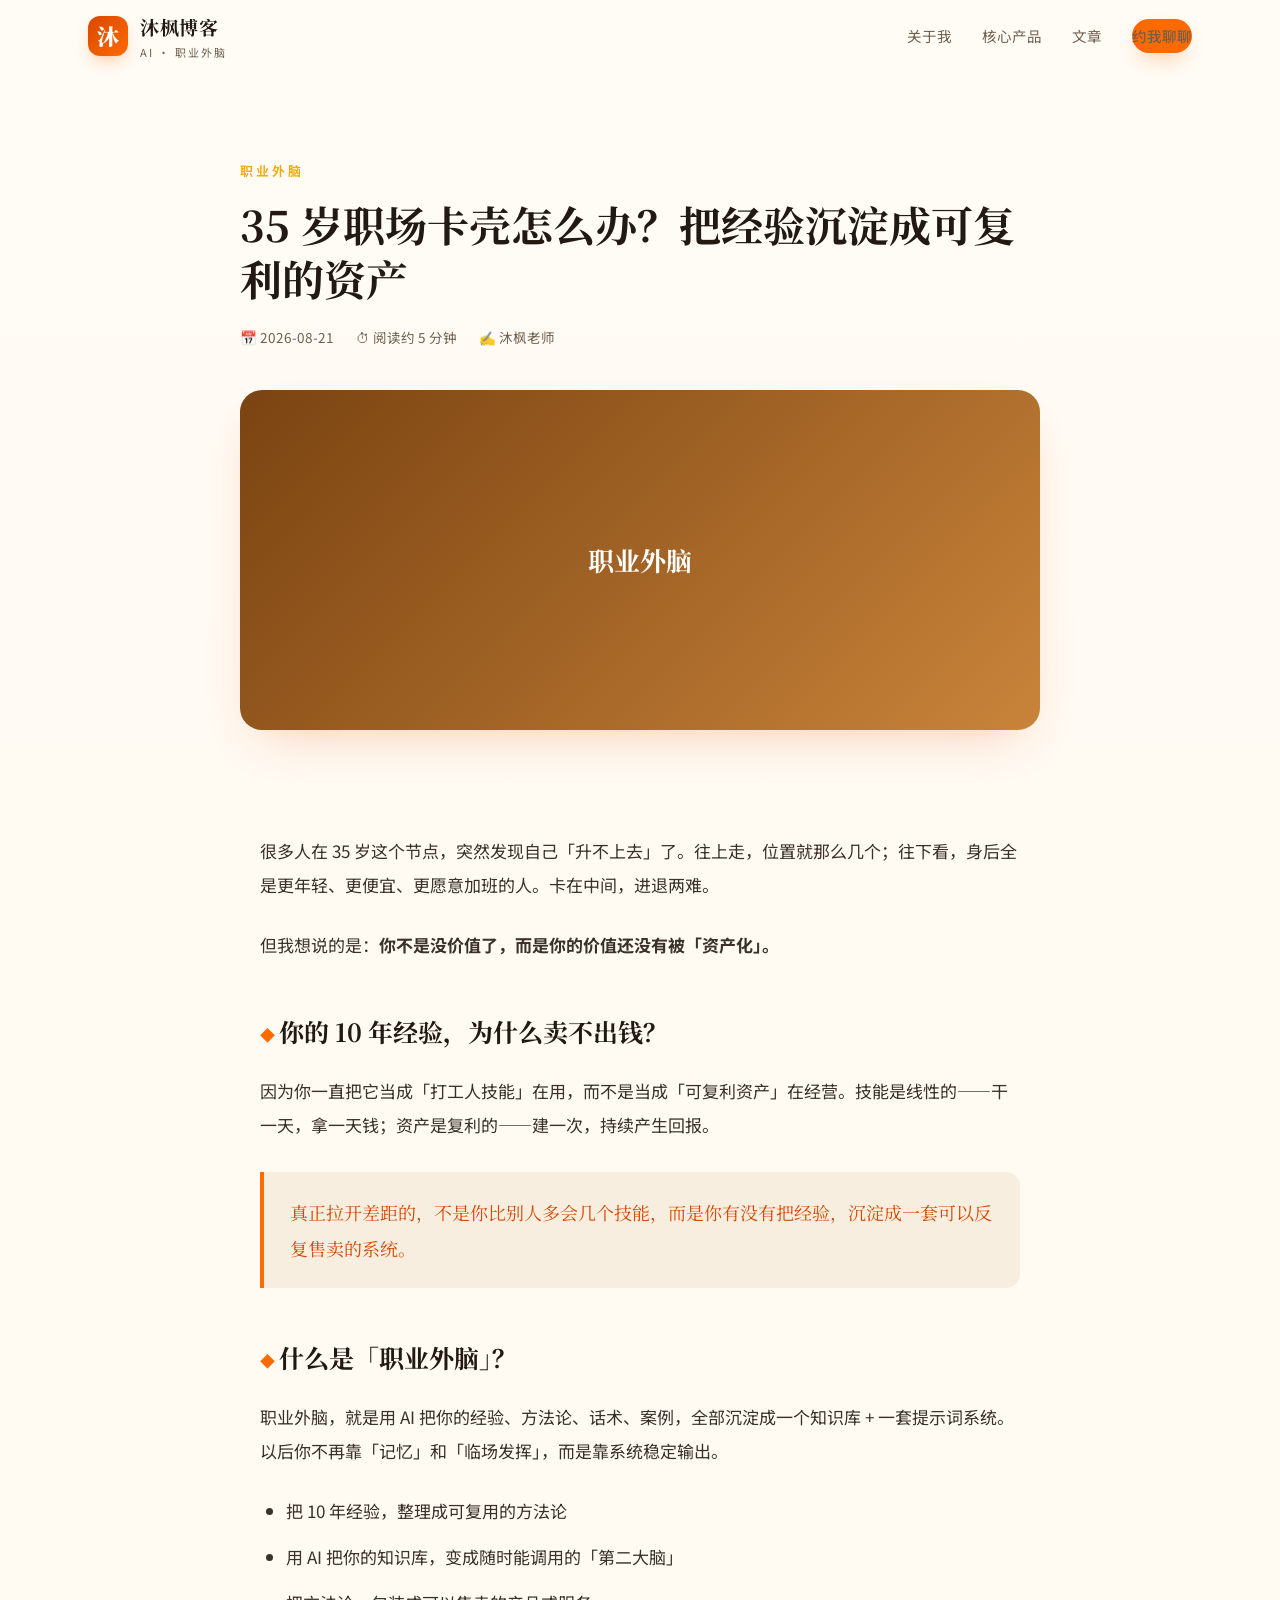
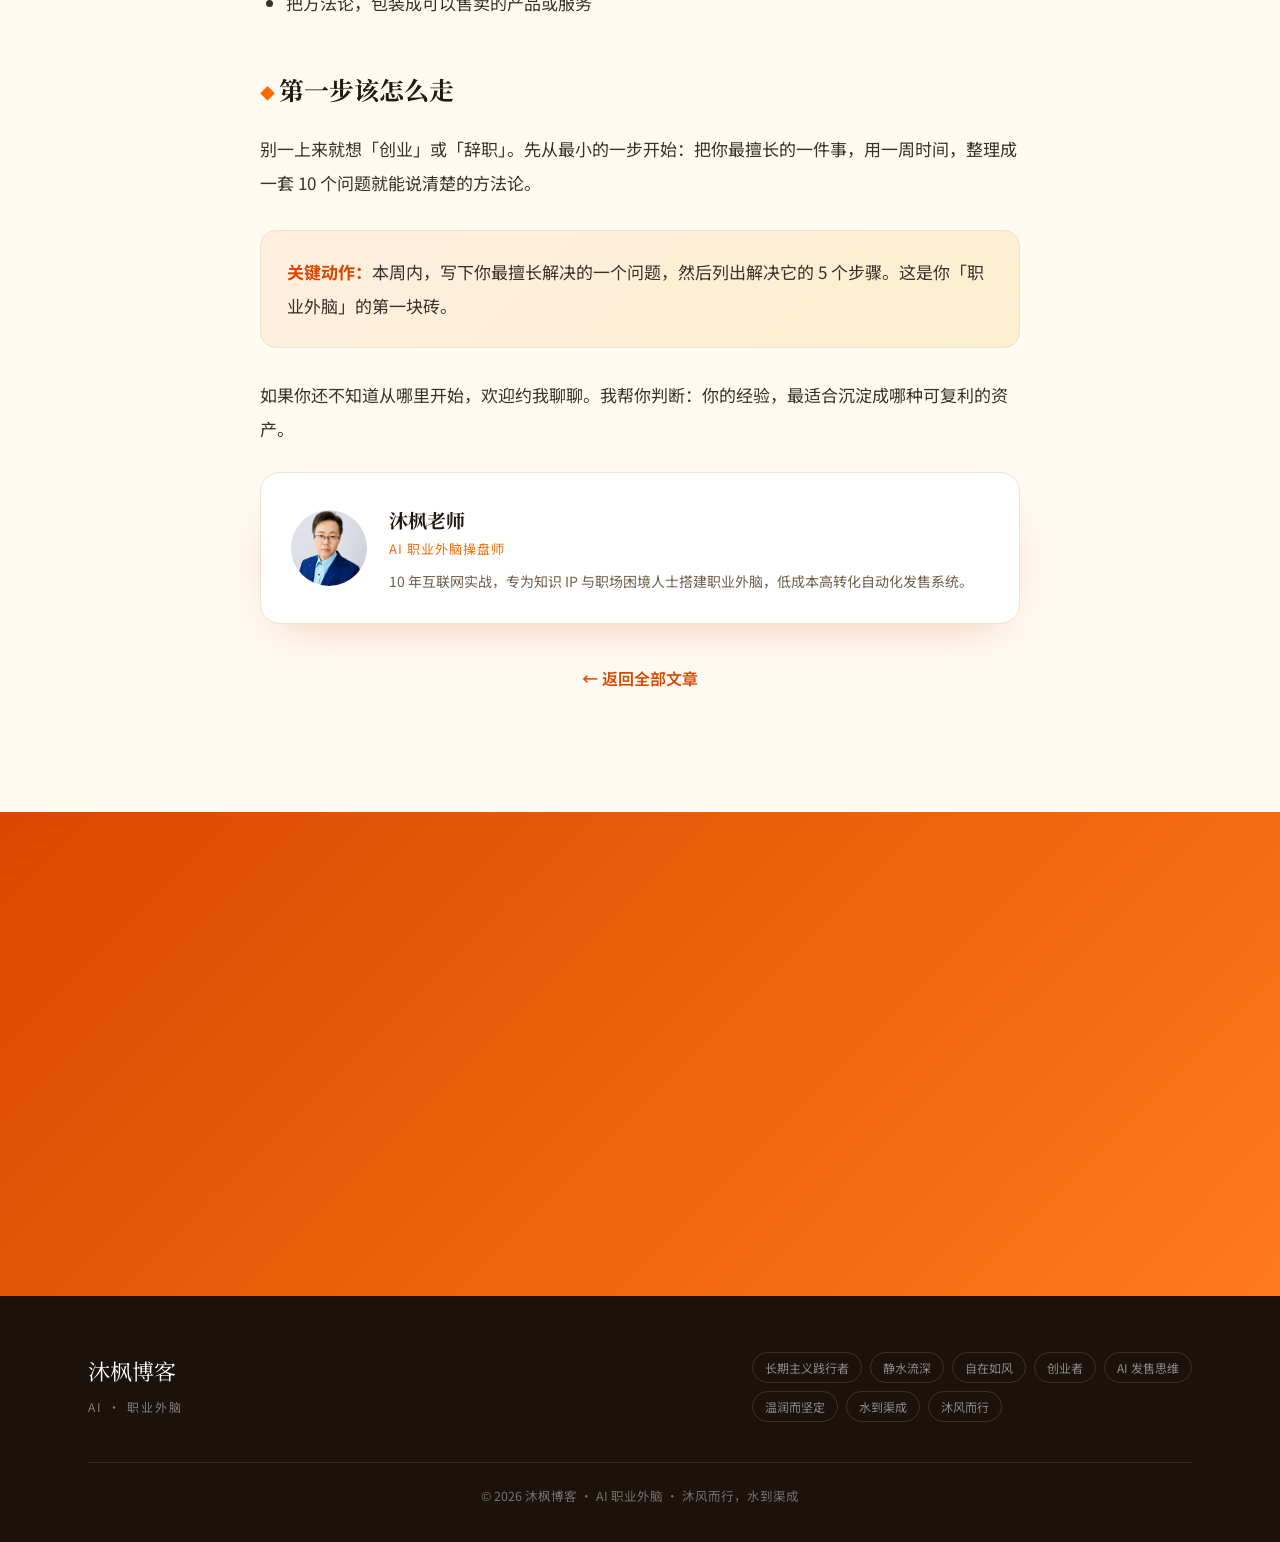
<file: article.html>
<!DOCTYPE html>
<html lang="zh-CN">
<head>
<meta charset="UTF-8">
<meta name="viewport" content="width=device-width, initial-scale=1.0">
<title>文章详情 · 沐枫博客</title>
<link rel="preconnect" href="https://fonts.googleapis.com">
<link rel="preconnect" href="https://fonts.gstatic.com" crossorigin>
<link href="https://fonts.googleapis.com/css2?family=Noto+Serif+SC:wght@500;600;700;900&family=Noto+Sans+SC:wght@300;400;500;700&display=swap" rel="stylesheet">
<link rel="stylesheet" href="style.css">
</head>
<body>

<!-- 导航 -->
<header id="header">
  <div class="wrap nav">
    <a class="brand" href="index.html">
      <span class="brand-mark">沐</span>
      <span class="brand-name">沐枫博客<small>AI · 职业外脑</small></span>
    </a>
    <nav class="nav-links" id="navLinks">
      <a href="index.html#about">关于我</a>
      <a href="index.html#products">核心产品</a>
      <a href="index.html#posts">文章</a>
      <a href="index.html#contact" class="nav-cta">约我聊聊</a>
    </nav>
    <div class="nav-burger" id="burger" onclick="document.getElementById('navLinks').classList.toggle('open')">
      <span></span><span></span><span></span>
    </div>
  </div>
</header>

<!-- 文章头 -->
<section class="article-hero">
  <div class="article-head">
    <div class="cat" id="aCat">职业外脑</div>
    <h1 id="aTitle">35 岁职场卡壳怎么办？把经验沉淀成可复利的资产</h1>
    <div class="article-meta">
      <span id="aDate">📅 2026-08-21</span>
      <span id="aRead">⏱ 阅读约 5 分钟</span>
      <span>✍️ 沐枫老师</span>
    </div>
  </div>
  <div class="article-cover t3" id="aCover">职业外脑</div>
</section>

<!-- 正文 -->
<article class="article-body">
  <div class="prose" id="aBody"></div>

  <div class="author-box">
    <img src="assets/avatar.jpg" alt="沐枫老师">
    <div class="info">
      <h4>沐枫老师</h4>
      <div class="role">AI 职业外脑操盘师</div>
      <p>10 年互联网实战，专为知识 IP 与职场困境人士搭建职业外脑，低成本高转化自动化发售系统。</p>
    </div>
  </div>

  <div class="back-link"><a href="index.html#posts">← 返回全部文章</a></div>
</article>

<!-- CTA -->
<section class="cta" id="contact">
  <div class="wrap">
    <div class="reveal">
      <div class="sec-kicker" style="color:var(--gold-soft)">CONTACT · 约沐枫老师聊聊</div>
      <h2 class="sec-title">别再用最苦逼的方法硬撑了</h2>
      <p>花 20 分钟，我帮你诊断你发售链条里最卡的那一环，告诉你下一步该怎么走。</p>
      <div class="cta-links">
        <a class="btn btn-primary" href="https://mp.weixin.qq.com/s/91KeBuyKSpL8HPCSSfm9bg" target="_blank" rel="noopener">加微信预约 · 免费约诊</a>
        <a class="btn btn-ghost" href="https://xiaobot.net/p/1968532?refer=0e32756f-9536-4839-a35a-4283cbd5a959" target="_blank" rel="noopener">订阅小报童专栏</a>
      </div>
      <div class="cta-links" style="margin-top:18px">
        <span class="cta-chip">微信：tianak43</span>
        <span class="cta-chip">小报童：职业外脑复盘复利飞轮</span>
      </div>
    </div>
  </div>
</section>

<!-- 页脚 -->
<footer>
  <div class="wrap">
    <div class="foot-grid">
      <div class="foot-brand">沐枫博客<small>AI · 职业外脑</small></div>
      <div class="foot-tags">
        <span>长期主义践行者</span><span>静水流深</span><span>自在如风</span><span>创业者</span>
        <span>AI 发售思维</span><span>温润而坚定</span><span>水到渠成</span><span>沐风而行</span>
      </div>
    </div>
    <div class="foot-bottom">
      © 2026 沐枫博客 · AI 职业外脑 · 沐风而行，水到渠成
    </div>
  </div>
</footer>

<!-- 打赏 / 加微信 浮动条 -->
<div class="float-bar" id="floatBar">
  <button class="fb-btn fb-tip" onclick="openModal('tipModal')">💰 打赏支持</button>
  <span class="fb-id">微信 tianak43</span>
  <button class="fb-btn fb-wx" onclick="openModal('wxModal')">💬 加微信</button>
</div>

<!-- 打赏弹窗 -->
<div class="modal-overlay" id="tipModal">
  <div class="modal">
    <span class="close" onclick="closeModal('tipModal')">×</span>
    <h3>打赏支持沐枫老师</h3>
    <p>如果这篇文章对你有启发，欢迎打赏支持。</p>
    <img src="assets/tip-qr.jpg" alt="打赏收款码" style="display:block;margin:20px auto;max-height:280px;width:auto;border-radius:14px">
    <p style="font-size:12px;color:#c0b49d">长按识别二维码，感谢支持 🙏</p>
  </div>
</div>

<!-- 加微信弹窗 -->
<div class="modal-overlay" id="wxModal">
  <div class="modal">
    <span class="close" onclick="closeModal('wxModal')">×</span>
    <h3>加沐枫老师微信</h3>
    <p>免费约诊 · 发售卡点诊断 · 20 分钟聊清楚</p>
    <img src="assets/wechat-qr.jpg" alt="微信二维码" style="display:block;margin:20px auto;max-height:280px;width:auto;border-radius:14px">
    <div class="wx-id">tianak43</div>
    <button class="btn-copy" id="copyBtn" onclick="copyWx()">复制微信号</button>
  </div>
</div>

<script>
  /* ============================================================
     ★ 在这里添加你的文章（复制下面一段，改 id / 字段即可）
     然后首页卡片链接写 article.html?id=你的id
     ============================================================ */
  const ARTICLES = {
    demo: {
      title: "35 岁职场卡壳怎么办？把经验沉淀成可复利的资产",
      category: "职业外脑",
      coverClass: "t3",
      coverText: "职业外脑",
      date: "2026-08-21",
      read: "阅读约 5 分钟",
      body: `
        <p>很多人在 35 岁这个节点，突然发现自己「升不上去」了。往上走，位置就那么几个；往下看，身后全是更年轻、更便宜、更愿意加班的人。卡在中间，进退两难。</p>
        <p>但我想说的是：<b>你不是没价值了，而是你的价值还没有被「资产化」。</b></p>
        <h2>你的 10 年经验，为什么卖不出钱？</h2>
        <p>因为你一直把它当成「打工人技能」在用，而不是当成「可复利资产」在经营。技能是线性的——干一天，拿一天钱；资产是复利的——建一次，持续产生回报。</p>
        <blockquote>真正拉开差距的，不是你比别人多会几个技能，而是你有没有把经验，沉淀成一套可以反复售卖的系统。</blockquote>
        <h2>什么是「职业外脑」？</h2>
        <p>职业外脑，就是用 AI 把你的经验、方法论、话术、案例，全部沉淀成一个知识库 + 一套提示词系统。以后你不再靠「记忆」和「临场发挥」，而是靠系统稳定输出。</p>
        <ul>
          <li>把 10 年经验，整理成可复用的方法论</li>
          <li>用 AI 把你的知识库，变成随时能调用的「第二大脑」</li>
          <li>把方法论，包装成可以售卖的产品或服务</li>
        </ul>
        <h2>第一步该怎么走</h2>
        <p>别一上来就想「创业」或「辞职」。先从最小的一步开始：把你最擅长的一件事，用一周时间，整理成一套 10 个问题就能说清楚的方法论。</p>
        <div class="callout"><b>关键动作：</b>本周内，写下你最擅长解决的一个问题，然后列出解决它的 5 个步骤。这是你「职业外脑」的第一块砖。</div>
        <p>如果你还不知道从哪里开始，欢迎约我聊聊。我帮你判断：你的经验，最适合沉淀成哪种可复利的资产。</p>
      `
    },

    dianjinshou: {
      title: "发售点金手：把「想卖不会卖」的课程，变成一套能成交的发售方案",
      category: "发售点金手",
      coverClass: "t1",
      coverText: "发售点金手",
      date: "2026-08-20",
      read: "阅读约 6 分钟",
      body: `
        <p>做知识付费最难受的，往往不是「做课」，而是「卖课」。</p>
        <p>课做出来了，朋友圈要发、直播要讲、销售页要改、私聊要跟——天天写到半夜，可客户看完还是没感觉，咨询没几个，成交全靠硬催。</p>
        <p>你不是不努力。你是<strong>缺一套把「想卖」变成「能卖」的系统</strong>。</p>
        <h2>一场能成交的发售，就这五步</h2>
        <p>我把一场真正能成交的发售，拆成五个环节。缺一个，最后一步都会漏气。</p>
        <h2>第一步 · 有卖点</h2>
        <p>大部分课程卖不动，卡在第一步：你自己都说不清「这门课到底解决了谁、什么问题」。卖点不是「我讲了很多干货」，而是「学完你就能……」的那个结果。</p>
        <h2>第二步 · 有内容</h2>
        <p>卖点定了，才有内容。朋友圈、直播、销售页，本质上都是同一个卖点的不同表达，不是三套互不相干的东西。</p>
        <h2>第三步 · 有话术</h2>
        <p>客户不问，不是没需求，是你没给他「值得问一句」的话术钩子。好的话术不是逼单，是帮客户把心里的疑问说出来。</p>
        <h2>第四步 · 有节奏</h2>
        <p>发售不是一天憋个大招，是一连串有节奏的铺垫、升温、成交、交付。节奏乱了，再好的内容也白费。</p>
        <h2>第五步 · 有成交路径</h2>
        <p>从「看到你」到「付钱」，中间每一步都要有人接。路径断了，前面全白干。</p>
        <blockquote>真正卡住你的，不是不会用 AI，而是没有一套能直接生产成交素材的提示词系统。</blockquote>
        <div class="callout"><strong>下一步动作：</strong>拿你正在卖的那门课，写下「学完这门课，学员能做出什么结果」。写不出来，说明第一步还没走通——这比任何技巧都重要。</div>
        <p>发售从来不靠灵感，靠的是把这五步一步步走扎实。</p>
      `
    },

    tishici: {
      title: "为什么你的 AI 内容没人下单？你缺的不是 AI，是一套提示词系统",
      category: "AI 发售思维",
      coverClass: "t2",
      coverText: "AI 发售思维",
      date: "2026-08-18",
      read: "阅读约 5 分钟",
      body: `
        <p>很多人以为「会用 AI」就等于「会卖货」。这是最大的误会。</p>
        <p>AI 确实帮你生成了很多内容：朋友圈、直播稿、销售页、私聊话术，几秒钟出一堆。可发出去——没人心动、没人咨询、没人下单。</p>
        <p>于是你得出结论：AI 不过如此。其实不是 AI 没用，是<strong>你给它的指令，本来就不对</strong>。</p>
        <h2>AI 是放大镜，不是发动机</h2>
        <p>你给它「帮我写一条朋友圈」，它给你的是一条平庸的朋友圈；你给它一套带成交视角的提示词，它给你的才是能戳中客户的内容。输入决定输出。</p>
        <h2>三个最常见的错</h2>
        <ul>
          <li><strong>把 AI 当搜索引擎</strong>——问它「怎么写文案」，得到的都是正确的废话；</li>
          <li><strong>让 AI 自由发挥</strong>——没有约束，它就给你一堆漂亮但不动人的词；</li>
          <li><strong>没有成交视角</strong>——写的时候只想「好看」，没想「客户看完会不会想咨询」。</li>
        </ul>
        <h2>什么是一套「能成交」的提示词系统</h2>
        <p>它不是一句提示词，是一组被验证过的、按发售环节组织的指令集：卖点提炼、朋友圈钩子、直播逐字稿、私聊破冰、逼单节奏，每个环节都有固定的模板。</p>
        <blockquote>AI 帮你把「写」变快了，但「写什么、写给谁、为什么能成交」这三件事，得由系统来保证。</blockquote>
        <div class="callout"><strong>下一步动作：</strong>把你最近发的一条朋友圈拿出来，问自己三个问题：这条是给谁看的？看完他会有什么感受？看完他想不想来找你？答不上来，就说明缺了「成交视角」。</div>
        <p>工具不决定结果，系统才决定结果。</p>
      `
    },

    fulifeilun: {
      title: "从职场困局到复利飞轮：普通人怎么迈出第一步",
      category: "复利飞轮",
      coverClass: "t3",
      coverText: "复利飞轮",
      date: "2026-08-15",
      read: "阅读约 7 分钟",
      body: `
        <p>35 岁前后，很多人会突然撞上一堵墙：往上升，位子就那么多；往下看，身后全是更年轻、更便宜的人。</p>
        <p>卡在中间，进退两难。但我要说一句可能不好听的话：<strong>你不是没价值了，是你的价值还没被「资产化」</strong>。</p>
        <h2>技能是线性的，资产是复利的</h2>
        <p>打工人的技能，干一天拿一天钱，是线性的；资产，建一次持续产生回报，是复利的。同样 10 年经验，有人把它当技能慢慢耗，有人把它变成一套可反复售卖的东西——十年后，差距天壤之别。</p>
        <h2>什么是「复利飞轮」</h2>
        <p>把你最擅长的那件事，沉淀成方法论 → 用方法论做出产品 → 产品带来用户和口碑 → 反过来继续打磨方法论。转起来之后，它会自己越转越快。</p>
        <h2>第一步：找到你「能复利」的那块经验</h2>
        <ul>
          <li>你解决过最多、别人常来问你的那个问题是什么？</li>
          <li>这个问题，你能不能讲出 5 个步骤？</li>
          <li>讲完之后，对方能不能照着做出结果？</li>
        </ul>
        <blockquote>拉开差距的，不是你比别人多会几个技能，而是你有没有把经验，沉淀成一套可以反复售卖的系统。</blockquote>
        <div class="callout"><strong>下一步动作：</strong>本周内，写下你最擅长解决的一个问题，以及解决它的 5 个步骤。这是你复利飞轮的第一块砖。</div>
        <p>别等「想清楚了」再开始。飞轮是在转动的过程中，越转越清楚的。</p>
      `
    }
  };

  const id = new URLSearchParams(location.search).get('id') || 'demo';
  const a = ARTICLES[id] || ARTICLES.demo;

  document.title = a.title + ' · 沐枫博客';
  document.getElementById('aTitle').textContent = a.title;
  document.getElementById('aCat').textContent = a.category;
  document.getElementById('aDate').textContent = '📅 ' + a.date;
  document.getElementById('aRead').textContent = '⏱ ' + a.read;
  const cover = document.getElementById('aCover');
  cover.className = 'article-cover ' + (a.coverClass || 't3');
  cover.textContent = a.coverText || a.category;
  document.getElementById('aBody').innerHTML = a.body;

  // 导航滚动阴影 + 移动端菜单
  const header = document.getElementById('header');
  const onScroll = () => header.classList.toggle('scrolled', window.scrollY > 20);
  window.addEventListener('scroll', onScroll, { passive: true });
  onScroll();
  document.querySelectorAll('.nav-links a').forEach(x =>
    x.addEventListener('click', () => document.getElementById('navLinks').classList.remove('open')));

  // 打赏 / 加微信 浮动条：正文进入视口后显示
  const floatBar = document.getElementById('floatBar');
  window.addEventListener('scroll', () => {
    const article = document.querySelector('.article-body');
    if (!article) return;
    const show = article.getBoundingClientRect().top < window.innerHeight * 0.6;
    floatBar.classList.toggle('show', show);
  }, { passive: true });

  function openModal(id) { document.getElementById(id).classList.add('open'); document.body.style.overflow = 'hidden'; }
  function closeModal(id) { document.getElementById(id).classList.remove('open'); document.body.style.overflow = ''; }
  document.querySelectorAll('.modal-overlay').forEach(ov =>
    ov.addEventListener('click', e => { if (e.target === ov) closeModal(ov.id); }));

  function copyWx() {
    const btn = document.getElementById('copyBtn');
    const done = () => { btn.textContent = '已复制 ✓'; btn.classList.add('copied'); setTimeout(() => { btn.textContent = '复制微信号'; btn.classList.remove('copied'); }, 2000); };
    if (navigator.clipboard && navigator.clipboard.writeText) {
      navigator.clipboard.writeText('tianak43').then(done).catch(() => { btn.textContent = '请手动输入：tianak43'; });
    } else {
      btn.textContent = '请手动输入：tianak43';
    }
  }
</script>

</body>
</html>
</file>
<file: style.css>
/* ============================================================
   沐枫博客 · AI 职业外脑
   成交学 · 暖橙配色主题
   ============================================================ */
:root {
  --ink: #221a12;            /* 主文字 暖墨 */
  --ink-soft: #6f5f4e;       /* 次级文字 */
  --paper: #fffaf2;          /* 暖纸底 */
  --paper-2: #f8eee0;        /* 深一档暖底 */
  --card: #ffffff;
  --brand: #ff6a00;          /* 主橙 */
  --brand-deep: #d94800;     /* 深橙红 */
  --brand-soft: #ffa04d;     /* 浅橙 */
  --gold: #f2a900;           /* 金色 */
  --gold-soft: #ffe0a3;      /* 浅金 */
  --line: #f0e2cd;
  --shadow: 0 18px 50px -22px rgba(217, 72, 0, .32);
  --radius: 20px;
  --maxw: 1160px;
  --serif: "Noto Serif SC", "Songti SC", "STSong", "SimSun", Georgia, serif;
  --sans: "Noto Sans SC", -apple-system, BlinkMacSystemFont, "PingFang SC", "Hiragino Sans GB", "Microsoft YaHei", "Segoe UI", Roboto, sans-serif;
}

* { margin: 0; padding: 0; box-sizing: border-box; }
html { scroll-behavior: smooth; -webkit-text-size-adjust: 100%; }
body {
  font-family: var(--sans);
  color: var(--ink);
  background: var(--paper);
  line-height: 1.75;
  font-weight: 400;
  overflow-x: hidden;
}
a { color: inherit; text-decoration: none; }
img { max-width: 100%; display: block; }
::selection { background: rgba(255, 106, 0, .18); }

.wrap { max-width: var(--maxw); margin: 0 auto; padding: 0 28px; }
section { padding: 96px 0; position: relative; }

/* ===== 顶部导航 ===== */
header {
  position: fixed; top: 0; left: 0; right: 0; z-index: 100;
  transition: background .35s ease, box-shadow .35s ease, border-color .35s ease;
  border-bottom: 1px solid transparent;
}
header.scrolled {
  background: rgba(255, 250, 242, .88);
  backdrop-filter: blur(14px);
  -webkit-backdrop-filter: blur(14px);
  border-bottom-color: var(--line);
}
.nav { display: flex; align-items: center; justify-content: space-between; height: 72px; }
.brand { display: flex; align-items: center; gap: 12px; }
.brand-mark {
  width: 40px; height: 40px; border-radius: 12px;
  background: linear-gradient(135deg, var(--brand-deep), var(--brand));
  color: #fff; display: grid; place-items: center;
  font-family: var(--serif); font-weight: 900; font-size: 22px;
  box-shadow: 0 8px 20px -8px rgba(255, 106, 0, .6);
}
.brand-name { font-family: var(--serif); font-weight: 700; font-size: 19px; letter-spacing: .5px; }
.brand-name small { display: block; font-family: var(--sans); font-weight: 400; font-size: 11px; color: var(--ink-soft); letter-spacing: 2px; }
.nav-links { display: flex; gap: 30px; align-items: center; }
.nav-links a { font-size: 14.5px; color: var(--ink-soft); position: relative; padding: 4px 0; transition: color .2s; }
.nav-links a::after {
  content: ""; position: absolute; left: 0; bottom: -2px; width: 0; height: 2px;
  background: var(--brand); border-radius: 2px; transition: width .25s ease;
}
.nav-links a:hover { color: var(--brand-deep); }
.nav-links a:hover::after { width: 100%; }
.nav-cta {
  background: var(--brand); color: #fff; padding: 9px 20px; border-radius: 999px;
  font-size: 14px; font-weight: 500; transition: background .25s, transform .25s;
  box-shadow: 0 10px 24px -10px rgba(255, 106, 0, .6);
}
.nav-cta:hover { background: var(--brand-deep); transform: translateY(-1px); }
.nav-burger { display: none; flex-direction: column; gap: 5px; cursor: pointer; padding: 6px; }
.nav-burger span { width: 24px; height: 2px; background: var(--ink); border-radius: 2px; transition: .3s; }

/* ===== Hero ===== */
.hero {
  min-height: 100vh; display: flex; align-items: center;
  background:
    radial-gradient(1100px 600px at 85% -10%, rgba(255, 106, 0, .14), transparent 60%),
    radial-gradient(900px 500px at -10% 110%, rgba(242, 169, 0, .20), transparent 55%),
    linear-gradient(180deg, #fffcf6 0%, var(--paper) 100%);
  padding: 140px 0 90px;
  overflow: hidden;
}
.hero::before {
  content: ""; position: absolute; inset: 0; pointer-events: none; opacity: .5;
  background-image: radial-gradient(rgba(217, 72, 0, .05) 1px, transparent 1px);
  background-size: 28px 28px;
  mask-image: linear-gradient(180deg, #000 0%, transparent 80%);
}
.hero-grid { display: grid; grid-template-columns: 1.15fr .85fr; gap: 60px; align-items: center; position: relative; }
.hero-eyebrow {
  display: inline-flex; align-items: center; gap: 10px;
  font-size: 13.5px; letter-spacing: 2px; color: var(--brand);
  font-weight: 600; margin-bottom: 22px;
}
.hero-eyebrow::before { content: ""; width: 34px; height: 2px; background: var(--gold); }
.hero h1 { font-family: var(--serif); font-size: clamp(42px, 6vw, 66px); font-weight: 900; line-height: 1.18; letter-spacing: 1px; }
.hero h1 .name { color: var(--brand-deep); }
.hero .sub { margin-top: 18px; font-size: clamp(17px, 2.2vw, 21px); color: var(--ink-soft); font-weight: 400; max-width: 560px; }
.hero .sub b { color: var(--brand-deep); font-weight: 600; }
.hero-tags { display: flex; flex-wrap: wrap; gap: 10px; margin-top: 28px; }
.hero-tags span {
  font-size: 13px; padding: 7px 15px; border-radius: 999px;
  border: 1px solid var(--line); background: rgba(255,255,255,.7);
  color: var(--ink-soft); transition: .25s;
}
.hero-tags span:hover { border-color: var(--brand-soft); color: var(--brand-deep); transform: translateY(-2px); }
.hero-actions { display: flex; gap: 16px; margin-top: 38px; flex-wrap: wrap; }
.btn { display: inline-flex; align-items: center; gap: 8px; padding: 14px 30px; border-radius: 999px; font-size: 15px; font-weight: 500; transition: .25s; cursor: pointer; border: none; font-family: inherit; }
.btn-primary { background: var(--brand); color: #fff; box-shadow: 0 16px 34px -12px rgba(255, 106, 0, .55); }
.btn-primary:hover { background: var(--brand-deep); transform: translateY(-2px); }
.btn-ghost { background: transparent; color: var(--brand-deep); border: 1.5px solid var(--brand-soft); }
.btn-ghost:hover { background: rgba(255, 106, 0, .07); transform: translateY(-2px); }
.hero-meta { display: flex; gap: 34px; margin-top: 44px; flex-wrap: wrap; }
.hero-meta .m b { display: block; font-family: var(--serif); font-size: 26px; color: var(--brand-deep); }
.hero-meta .m span { font-size: 12.5px; color: var(--ink-soft); letter-spacing: 1px; }

.hero-visual { position: relative; display: flex; justify-content: center; }
.hero-card {
  width: 100%; max-width: 380px; background: var(--card);
  border-radius: 28px; padding: 34px 30px;
  box-shadow: var(--shadow); border: 1px solid rgba(240, 226, 205, .8);
  position: relative;
}
.hero-card .seal {
  position: absolute; top: -22px; right: 26px; width: 56px; height: 56px;
  background: linear-gradient(135deg, var(--gold), #c88400); color: #fff;
  border-radius: 50%; display: grid; place-items: center; font-family: var(--serif);
  font-weight: 900; font-size: 13px; line-height: 1.15; text-align: center;
  box-shadow: 0 12px 26px -8px rgba(200, 132, 0, .6); transform: rotate(8deg);
}
.hero-card .avatar {
  width: 96px; height: 96px; border-radius: 50%; margin: 0 auto 18px;
  object-fit: cover; display: block;
  box-shadow: 0 14px 30px -10px rgba(217, 72, 0, .45);
  border: 3px solid #fff;
}
.hero-card h3 { text-align: center; font-family: var(--serif); font-size: 24px; }
.hero-card .role { text-align: center; color: var(--brand); font-size: 14px; letter-spacing: 2px; margin-top: 4px; font-weight: 500; }
.hero-card .divider { height: 1px; background: var(--line); margin: 20px 0; }
.hero-card ul { list-style: none; }
.hero-card li { display: flex; gap: 10px; font-size: 14.5px; color: var(--ink-soft); padding: 7px 0; align-items: flex-start; }
.hero-card li::before { content: "◆"; color: var(--gold); font-size: 9px; margin-top: 8px; }

/* ===== 通用节标题 ===== */
.sec-head { max-width: 720px; margin: 0 auto 56px; text-align: center; }
.sec-kicker { font-size: 13px; letter-spacing: 3px; color: var(--gold); font-weight: 600; }
.sec-title { font-family: var(--serif); font-size: clamp(28px, 4vw, 40px); font-weight: 700; margin-top: 12px; line-height: 1.3; }
.sec-title em { font-style: normal; color: var(--brand-deep); }
.sec-desc { margin-top: 16px; color: var(--ink-soft); font-size: 16px; }

/* ===== 关于 ===== */
.about { background: linear-gradient(180deg, var(--paper) 0%, #fff 100%); }
.about-grid { display: grid; grid-template-columns: .9fr 1.1fr; gap: 60px; align-items: center; }
.about-photo {
  position: relative; border-radius: 28px; overflow: hidden; aspect-ratio: 4/5;
  background: linear-gradient(160deg, var(--brand-deep), var(--brand-soft));
  display: grid; place-items: center; box-shadow: var(--shadow);
}
.about-photo img { position: absolute; inset: 0; width: 100%; height: 100%; object-fit: cover; }
.about-photo .caption { position: absolute; bottom: 22px; left: 22px; color: #fff; font-size: 13px; letter-spacing: 2px; text-shadow: 0 2px 10px rgba(0,0,0,.4); z-index: 1; }
.about-body .intro { font-size: 17px; color: var(--ink-soft); }
.about-body .intro b { color: var(--brand-deep); }
.about-facts { display: grid; grid-template-columns: 1fr 1fr; gap: 14px; margin: 28px 0; }
.fact { background: var(--paper); border: 1px solid var(--line); border-radius: 14px; padding: 16px 18px; }
.fact b { display: block; font-family: var(--serif); color: var(--brand-deep); font-size: 15px; }
.fact span { font-size: 12.5px; color: var(--ink-soft); }
.about-points { list-style: none; }
.about-points li { display: flex; gap: 12px; padding: 11px 0; border-bottom: 1px dashed var(--line); font-size: 15px; align-items: flex-start; }
.about-points li:last-child { border-bottom: none; }
.about-points .tick { color: var(--brand); font-weight: 700; flex-shrink: 0; }

/* ===== 沐枫点金台 · 入口 ===== */
.plataforma { margin-top: 96px; padding-top: 64px; border-top: 1px dashed var(--line); }
.plataforma-head { max-width: 640px; margin: 0 auto 44px; text-align: center; }
.plataforma-title { font-family: var(--serif); font-size: clamp(24px, 3.4vw, 34px); font-weight: 700; margin-top: 12px; line-height: 1.3; }
.plataforma-title em { font-style: normal; color: var(--brand-deep); }
.plataforma-desc { margin-top: 14px; color: var(--ink-soft); font-size: 15.5px; }
.plataforma-grid { display: grid; grid-template-columns: 1fr 1fr; gap: 28px; max-width: 980px; margin: 0 auto; }
.plataforma-card {
  display: block; background: var(--card); border: 1px solid var(--line);
  border-radius: var(--radius); overflow: hidden; transition: .3s;
}
.plataforma-card:hover { transform: translateY(-6px); box-shadow: var(--shadow); border-color: transparent; }
.plataforma-img { background: var(--paper-2); }
.plataforma-img img { width: 100%; aspect-ratio: 2/3; object-fit: cover; display: block; }
.plataforma-meta { padding: 20px 24px 24px; text-align: center; }
.plataforma-meta b { display: block; font-family: var(--serif); font-size: 19px; color: var(--brand-deep); }
.plataforma-meta span { display: block; margin-top: 8px; font-size: 13.5px; color: var(--ink-soft); }

/* ===== 产品 ===== */
.products { background: var(--paper-2); }
.cards { display: grid; grid-template-columns: repeat(3, 1fr); gap: 26px; }
.card {
  background: var(--card); border-radius: var(--radius); padding: 34px 30px;
  border: 1px solid var(--line); transition: .3s; position: relative; overflow: hidden;
}
.card:hover { transform: translateY(-6px); box-shadow: var(--shadow); border-color: transparent; }
.card .num { font-family: var(--serif); font-size: 13px; letter-spacing: 2px; color: var(--gold); font-weight: 600; }
.card .icon {
  width: 52px; height: 52px; border-radius: 14px; margin: 16px 0 20px;
  display: grid; place-items: center; font-size: 24px;
  background: linear-gradient(135deg, rgba(255,106,0,.12), rgba(242,169,0,.06));
}
.card h3 { font-family: var(--serif); font-size: 22px; margin-bottom: 10px; }
.card p { color: var(--ink-soft); font-size: 14.5px; }
.card .tag-row { display: flex; flex-wrap: wrap; gap: 8px; margin-top: 18px; }
.card .tag-row span { font-size: 12px; padding: 5px 12px; border-radius: 999px; background: var(--paper-2); color: var(--brand-deep); }
.card.featured { background: linear-gradient(160deg, var(--brand-deep), #ff7a1a); color: #fff; border-color: transparent; }
.card.featured p { color: rgba(255,255,255,.86); }
.card.featured .num, .card.featured h3 { color: #fff; }
.card.featured .icon { background: rgba(255,255,255,.14); }
.card.featured .tag-row span { background: rgba(255,255,255,.16); color: #fff; }
.card.featured .btn-line { color: var(--gold-soft); font-weight: 600; margin-top: 20px; display: inline-flex; align-items: center; gap: 6px; }

/* ===== 痛点 ===== */
.pain { background: linear-gradient(180deg, #23170c 0%, #130c05 100%); color: #fff; overflow: hidden; }
.pain::after { content: ""; position: absolute; inset: 0; pointer-events: none; opacity: .25;
  background-image: radial-gradient(rgba(255, 160, 77, .16) 1px, transparent 1px); background-size: 30px 30px; }
.pain .sec-title { color: #fff; }
.pain .sec-kicker { color: var(--gold-soft); }
.pain .sec-desc { color: rgba(255,255,255,.72); }
.pain-quote { text-align: center; max-width: 760px; margin: 0 auto 46px; font-family: var(--serif); font-size: clamp(18px, 2.4vw, 23px); line-height: 1.9; }
.pain-quote em { font-style: normal; color: var(--gold-soft); }
.pain-grid { display: grid; grid-template-columns: repeat(3, 1fr); gap: 22px; position: relative; z-index: 1; }
.pain-card { background: rgba(255,255,255,.06); border: 1px solid rgba(255,255,255,.14); border-radius: 18px; padding: 28px 26px; backdrop-filter: blur(4px); }
.pain-card .ph { font-size: 30px; margin-bottom: 14px; }
.pain-card h4 { font-size: 17px; margin-bottom: 10px; font-weight: 600; }
.pain-card p { color: rgba(255,255,255,.7); font-size: 14px; }
.pain-card p em { font-style: normal; color: var(--gold-soft); }

/* ===== 解决路径（五步） ===== */
.solution { background: #fff; }
.steps { display: grid; grid-template-columns: repeat(5, 1fr); gap: 18px; margin-top: 10px; }
.step { text-align: center; position: relative; padding: 26px 14px; }
.step .dot {
  width: 54px; height: 54px; margin: 0 auto 16px; border-radius: 50%;
  display: grid; place-items: center; font-family: var(--serif); font-weight: 900; font-size: 20px;
  background: linear-gradient(135deg, var(--gold), #d18b00); color: #fff;
  box-shadow: 0 12px 26px -8px rgba(209, 139, 0, .5);
}
.step h4 { font-family: var(--serif); font-size: 17px; margin-bottom: 6px; }
.step p { font-size: 13px; color: var(--ink-soft); }
.step:not(:last-child)::after {
  content: ""; position: absolute; top: 27px; right: -9px; width: 18px; height: 1px;
  background: var(--gold); opacity: .5;
}
.solution-banner {
  margin-top: 52px; display: flex; align-items: center; gap: 42px; text-align: left;
  background: linear-gradient(135deg, rgba(255,106,0,.08), rgba(242,169,0,.12));
  border: 1px solid var(--line); border-radius: var(--radius); padding: 34px 38px;
}
.solution-banner .sb-img { width: 200px; flex-shrink: 0; border-radius: 16px; box-shadow: 0 18px 40px -16px rgba(0,0,0,.35); }
.solution-banner .sb-text { flex: 1; }
.solution-banner p { font-family: var(--serif); font-size: 20px; line-height: 1.8; }
.solution-banner p b { color: var(--brand-deep); }
.solution-banner .sb-tag { display: inline-block; margin-top: 14px; font-size: 14px; color: var(--ink-soft); }
@media (max-width: 640px) {
  .solution-banner { flex-direction: column; text-align: center; gap: 24px; }
  .solution-banner .sb-img { width: 170px; margin: 0 auto; }
}

/* ===== 目标用户 ===== */
.audience { background: var(--paper); }
.aud-grid { display: grid; grid-template-columns: repeat(4, 1fr); gap: 20px; }
.aud { background: var(--card); border: 1px solid var(--line); border-radius: 18px; padding: 28px 24px; transition: .3s; }
.aud:hover { transform: translateY(-4px); box-shadow: var(--shadow); }
.aud .emoji { font-size: 30px; }
.aud h4 { font-family: var(--serif); font-size: 17px; margin: 14px 0 8px; }
.aud p { font-size: 13.5px; color: var(--ink-soft); }

/* ===== 文章 ===== */
.posts { background: #fff; }
.post-grid { display: grid; grid-template-columns: repeat(3, 1fr); gap: 26px; }
.post { background: var(--paper); border: 1px solid var(--line); border-radius: var(--radius); overflow: hidden; transition: .3s; display: flex; flex-direction: column; }
.post:hover { transform: translateY(-5px); box-shadow: var(--shadow); }
.post .thumb { height: 170px; display: grid; place-items: center; color: #fff; font-family: var(--serif); font-size: 20px; font-weight: 700; }
.post .body { padding: 24px 26px 26px; display: flex; flex-direction: column; flex: 1; }
.post .cat { font-size: 12px; letter-spacing: 2px; color: var(--gold); font-weight: 600; }
.post h4 { font-family: var(--serif); font-size: 19px; margin: 8px 0 10px; line-height: 1.5; }
.post p { font-size: 13.5px; color: var(--ink-soft); flex: 1; }
.post .more { margin-top: 16px; font-size: 13.5px; color: var(--brand); font-weight: 600; display: inline-flex; align-items: center; gap: 5px; }
.t1 { background: linear-gradient(135deg, var(--brand-deep), var(--brand-soft)); }
.t2 { background: linear-gradient(135deg, #a36a00, var(--gold)); }
.t3 { background: linear-gradient(135deg, #7a4311, #c9843a); }

/* ===== CTA ===== */
.cta { background: linear-gradient(135deg, var(--brand-deep), #ff7a1a); color: #fff; text-align: center; }
.cta .sec-title { color: #fff; }
.cta p { color: rgba(255,255,255,.85); max-width: 640px; margin: 18px auto 34px; }
.cta .btn-primary { background: #fff; color: var(--brand-deep); box-shadow: 0 16px 34px -12px rgba(0,0,0,.3); }
.cta .btn-primary:hover { background: var(--gold-soft); color: #5b3a00; }
.cta .btn-ghost { color: #fff; border-color: rgba(255,255,255,.6); }
.cta .btn-ghost:hover { background: rgba(255,255,255,.12); }
.cta-links { display: flex; justify-content: center; gap: 18px; flex-wrap: wrap; }
.cta-chip {
  display: inline-flex; align-items: center; gap: 8px; padding: 12px 22px; border-radius: 999px;
  background: rgba(255,255,255,.14); border: 1px solid rgba(255,255,255,.3); font-size: 14px;
}

/* ===== 页脚 ===== */
footer { background: #1a120b; color: rgba(255,255,255,.55); padding: 56px 0 36px; }
.foot-grid { display: flex; justify-content: space-between; gap: 40px; flex-wrap: wrap; }
.foot-brand { font-family: var(--serif); font-size: 22px; color: #fff; }
.foot-brand small { display: block; font-family: var(--sans); font-size: 12px; color: rgba(255,255,255,.45); letter-spacing: 2px; margin-top: 6px; }
.foot-tags { display: flex; flex-wrap: wrap; gap: 8px; max-width: 440px; }
.foot-tags span { font-size: 12px; color: rgba(255,255,255,.5); border: 1px solid rgba(255,255,255,.14); padding: 4px 12px; border-radius: 999px; }
.foot-bottom { margin-top: 40px; padding-top: 22px; border-top: 1px solid rgba(255,255,255,.1); font-size: 12.5px; text-align: center; color: rgba(255,255,255,.4); }

/* ===== 文章详情页 ===== */
.article-hero { padding: 160px 0 64px; background: linear-gradient(180deg, #fffcf6, var(--paper)); }
.article-head { max-width: 800px; margin: 0 auto; }
.article-head .cat { font-size: 13px; letter-spacing: 3px; color: var(--gold); font-weight: 600; }
.article-head h1 { font-family: var(--serif); font-size: clamp(28px, 4.5vw, 42px); line-height: 1.3; margin: 14px 0 20px; }
.article-meta { display: flex; gap: 22px; color: var(--ink-soft); font-size: 13.5px; flex-wrap: wrap; }
.article-meta span { display: inline-flex; align-items: center; gap: 6px; }
.article-cover { max-width: 800px; margin: 40px auto 0; border-radius: 22px; overflow: hidden; height: 340px; display: grid; place-items: center; color: #fff; font-family: var(--serif); font-size: 26px; font-weight: 700; box-shadow: var(--shadow); }
.article-body { max-width: 760px; margin: 0 auto; padding: 40px 0 80px; }
.prose { font-size: 17px; line-height: 2.0; color: #3a322a; }
.prose p { margin-bottom: 26px; }
.prose h2 { font-family: var(--serif); font-size: 25px; margin: 44px 0 18px; color: var(--ink); }
.prose h2::before { content: "◆ "; color: var(--brand); font-size: .6em; vertical-align: middle; }
.prose ul, .prose ol { margin: 0 0 26px; padding-left: 26px; }
.prose li { margin-bottom: 12px; }
.prose blockquote {
  border-left: 4px solid var(--brand); background: var(--paper-2); border-radius: 0 14px 14px 0;
  padding: 22px 26px; margin: 30px 0; font-family: var(--serif); font-size: 18px; color: var(--brand-deep);
}
.prose .callout {
  background: linear-gradient(135deg, rgba(255,106,0,.08), rgba(242,169,0,.14));
  border: 1px solid var(--line); border-radius: 16px; padding: 24px 26px; margin: 30px 0;
}
.prose .callout b { color: var(--brand-deep); }

.author-box {
  max-width: 760px; margin: 0 auto; background: var(--card); border: 1px solid var(--line);
  border-radius: var(--radius); padding: 30px; display: flex; gap: 22px; align-items: center; box-shadow: var(--shadow);
}
.author-box img { width: 76px; height: 76px; border-radius: 50%; object-fit: cover; flex-shrink: 0; }
.author-box .info h4 { font-family: var(--serif); font-size: 19px; }
.author-box .info .role { color: var(--brand); font-size: 13px; letter-spacing: 1px; margin: 2px 0 8px; }
.author-box .info p { font-size: 14px; color: var(--ink-soft); }
.back-link { text-align: center; margin: 40px 0; }
.back-link a { color: var(--brand-deep); font-weight: 600; }

/* ===== 显现动画 ===== */
.reveal { opacity: 0; transform: translateY(28px); transition: opacity .7s ease, transform .7s ease; }
.reveal.in { opacity: 1; transform: none; }

/* ===== 响应式 ===== */
@media (max-width: 980px) {
  .hero-grid, .about-grid { grid-template-columns: 1fr; }
  .hero-visual { order: -1; }
  .cards { grid-template-columns: 1fr 1fr; }
  .steps { grid-template-columns: repeat(3, 1fr); }
  .step:not(:last-child)::after { display: none; }
  .aud-grid { grid-template-columns: 1fr 1fr; }
  .post-grid { grid-template-columns: 1fr 1fr; }
  .pain-grid { grid-template-columns: 1fr; }
}
@media (max-width: 640px) {
  section { padding: 68px 0; }
  .nav-links { position: fixed; top: 72px; left: 0; right: 0; background: var(--paper); flex-direction: column; padding: 20px 28px; gap: 16px; border-bottom: 1px solid var(--line); transform: translateY(-130%); transition: .3s; }
  .nav-links.open { transform: none; }
  .nav-burger { display: flex; }
  .cards, .steps, .aud-grid, .post-grid { grid-template-columns: 1fr; }
  .plataforma-grid { grid-template-columns: 1fr; gap: 22px; }
  .plataforma { margin-top: 72px; padding-top: 48px; }
  .hero-meta { gap: 22px; }
  .author-box { flex-direction: column; text-align: center; }
  .article-cover { height: 220px; }
}

/* ===== 打赏 / 加微信 浮动条 ===== */
.float-bar {
  position: fixed; bottom: 18px; left: 50%; transform: translate(-50%, 20px);
  z-index: 90; display: flex; gap: 10px; align-items: center;
  background: #fff; border: 1px solid var(--line); border-radius: 999px;
  padding: 10px 12px; box-shadow: 0 18px 44px -14px rgba(0,0,0,.35);
  opacity: 0; pointer-events: none; transition: opacity .35s ease, transform .35s ease;
}
.float-bar.show { opacity: 1; pointer-events: auto; transform: translate(-50%, 0); }
.fb-btn {
  display: inline-flex; align-items: center; gap: 6px; padding: 10px 20px;
  border-radius: 999px; font-size: 14px; font-weight: 600; cursor: pointer; border: none; transition: .25s;
}
.fb-tip { background: linear-gradient(135deg, var(--gold), #d18b00); color: #fff; }
.fb-tip:hover { filter: brightness(1.06); }
.fb-wx { background: var(--brand); color: #fff; }
.fb-wx:hover { background: var(--brand-deep); }
.fb-id { font-size: 13px; color: var(--ink-soft); padding: 0 8px; white-space: nowrap; }

/* 弹窗 */
.modal-overlay {
  position: fixed; inset: 0; background: rgba(20, 10, 0, .6); z-index: 300;
  display: none; align-items: center; justify-content: center; padding: 24px;
  backdrop-filter: blur(3px);
}
.modal-overlay.open { display: flex; }
.modal {
  background: #fff; border-radius: 22px; max-width: 380px; width: 100%;
  padding: 34px 30px; text-align: center; position: relative;
  animation: pop .28s ease;
}
@keyframes pop { from { transform: scale(.92); opacity: 0; } to { transform: scale(1); opacity: 1; } }
.modal .close { position: absolute; top: 12px; right: 18px; font-size: 26px; line-height: 1; color: #c7bca9; cursor: pointer; }
.modal .close:hover { color: var(--ink); }
.modal h3 { font-family: var(--serif); font-size: 21px; margin-bottom: 8px; }
.modal p { font-size: 14px; color: var(--ink-soft); }
.modal .qr {
  width: 200px; height: 200px; margin: 20px auto; border-radius: 14px;
  border: 1px dashed var(--line); display: grid; place-items: center;
  color: var(--ink-soft); font-size: 13px; text-align: center; padding: 12px;
  background: var(--paper); line-height: 1.7;
}
.modal .wx-id {
  display: inline-flex; align-items: center; gap: 8px; margin: 18px 0 4px;
  font-size: 20px; font-weight: 700; color: var(--brand-deep); letter-spacing: 1px;
}
.modal .btn-copy { background: var(--brand); color: #fff; border: none; padding: 11px 26px; border-radius: 999px; font-size: 14px; font-weight: 600; cursor: pointer; margin-top: 14px; transition: .25s; }
.modal .btn-copy:hover { background: var(--brand-deep); }
.modal .btn-copy.copied { background: #16a34a; }

@media (max-width: 640px) {
  .float-bar { left: 14px; right: 14px; transform: translateY(20px); border-radius: 18px; }
  .float-bar.show { transform: translateY(0); }
  .fb-btn { flex: 1; justify-content: center; }
  .fb-id { display: none; }
}
</file>
